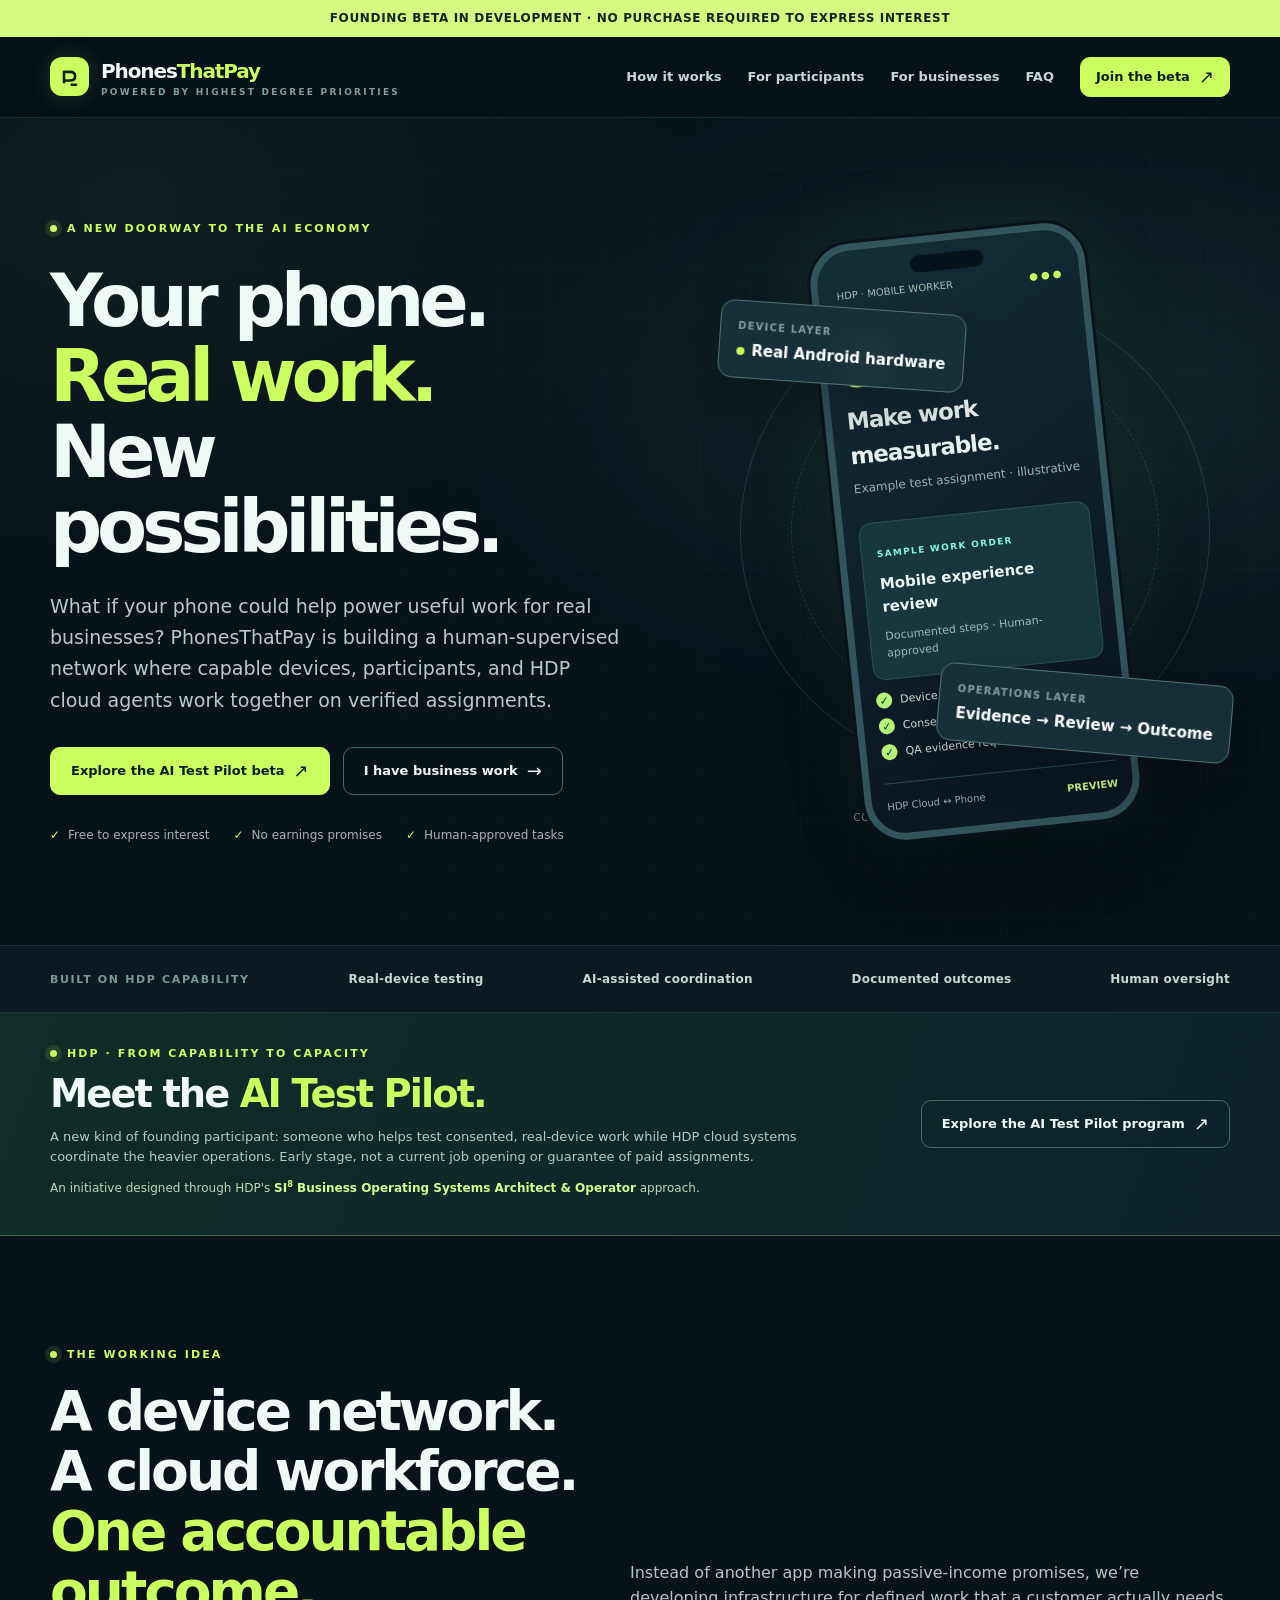
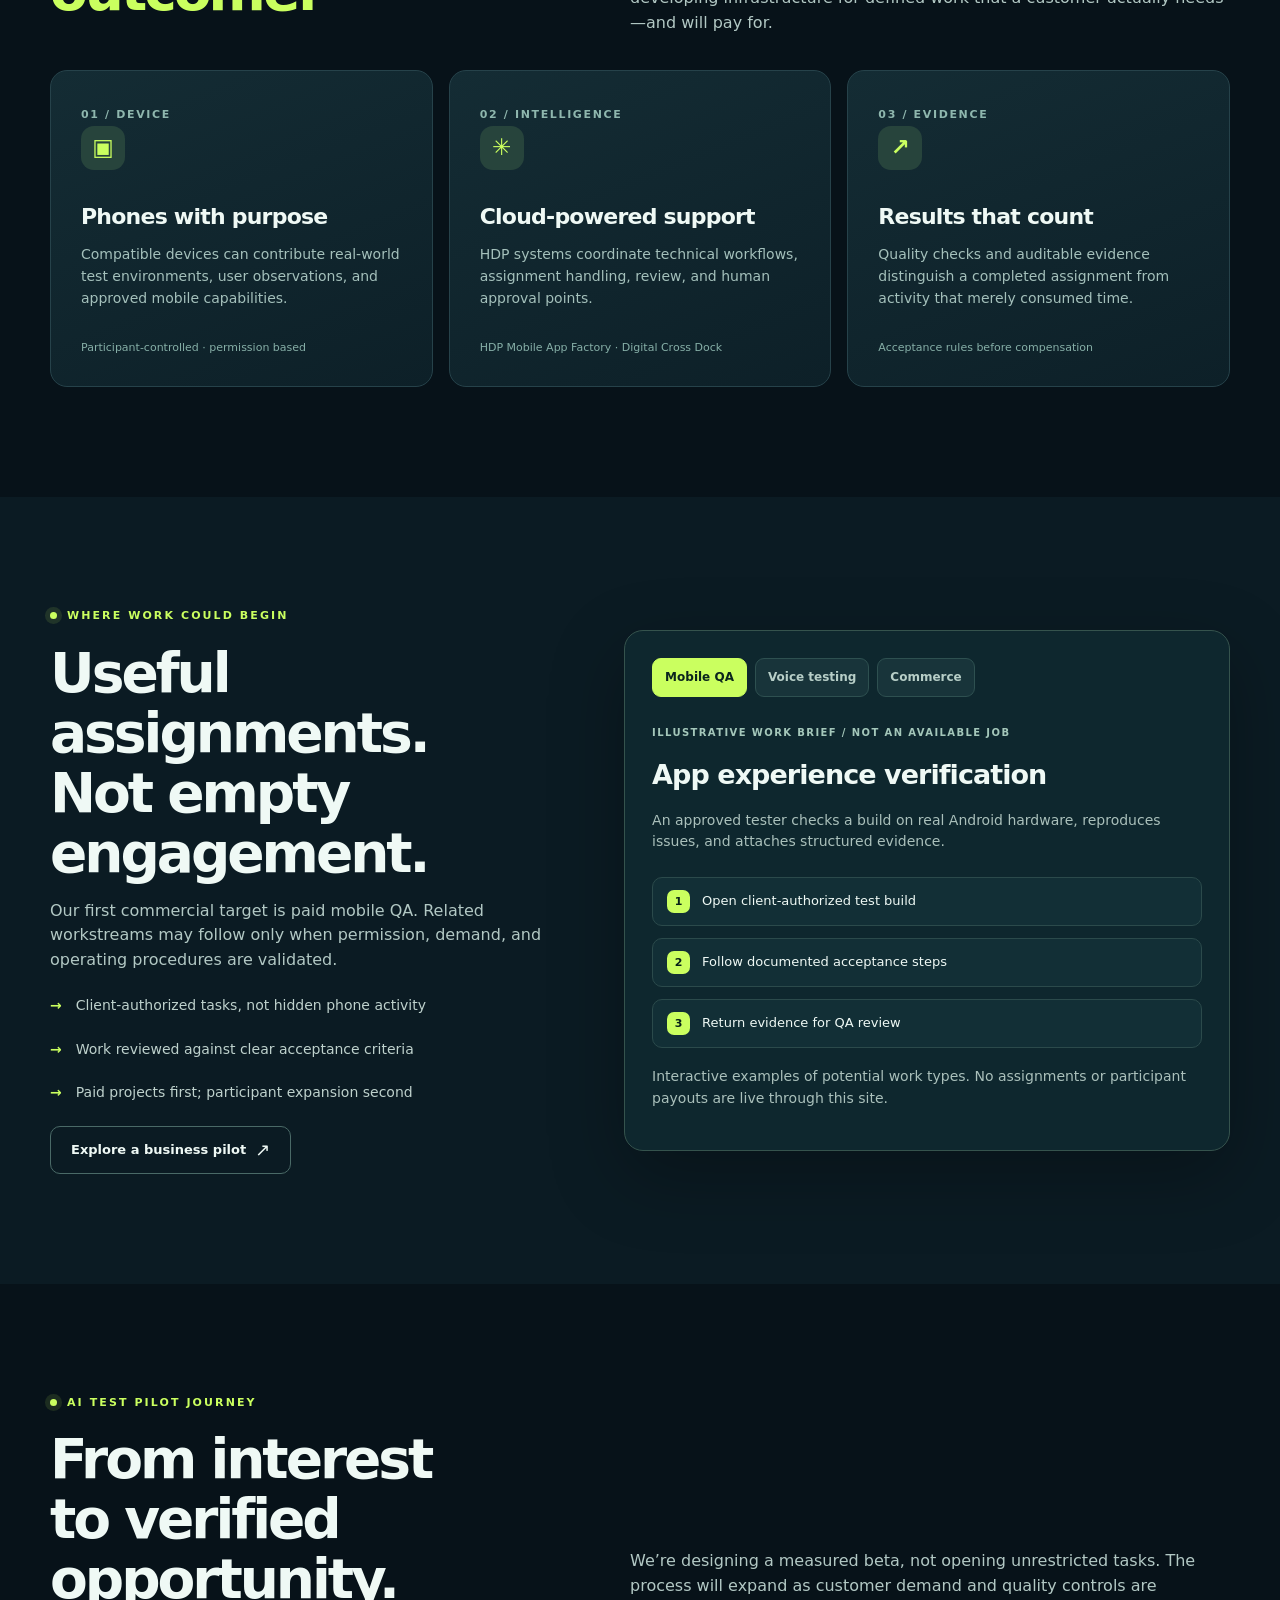
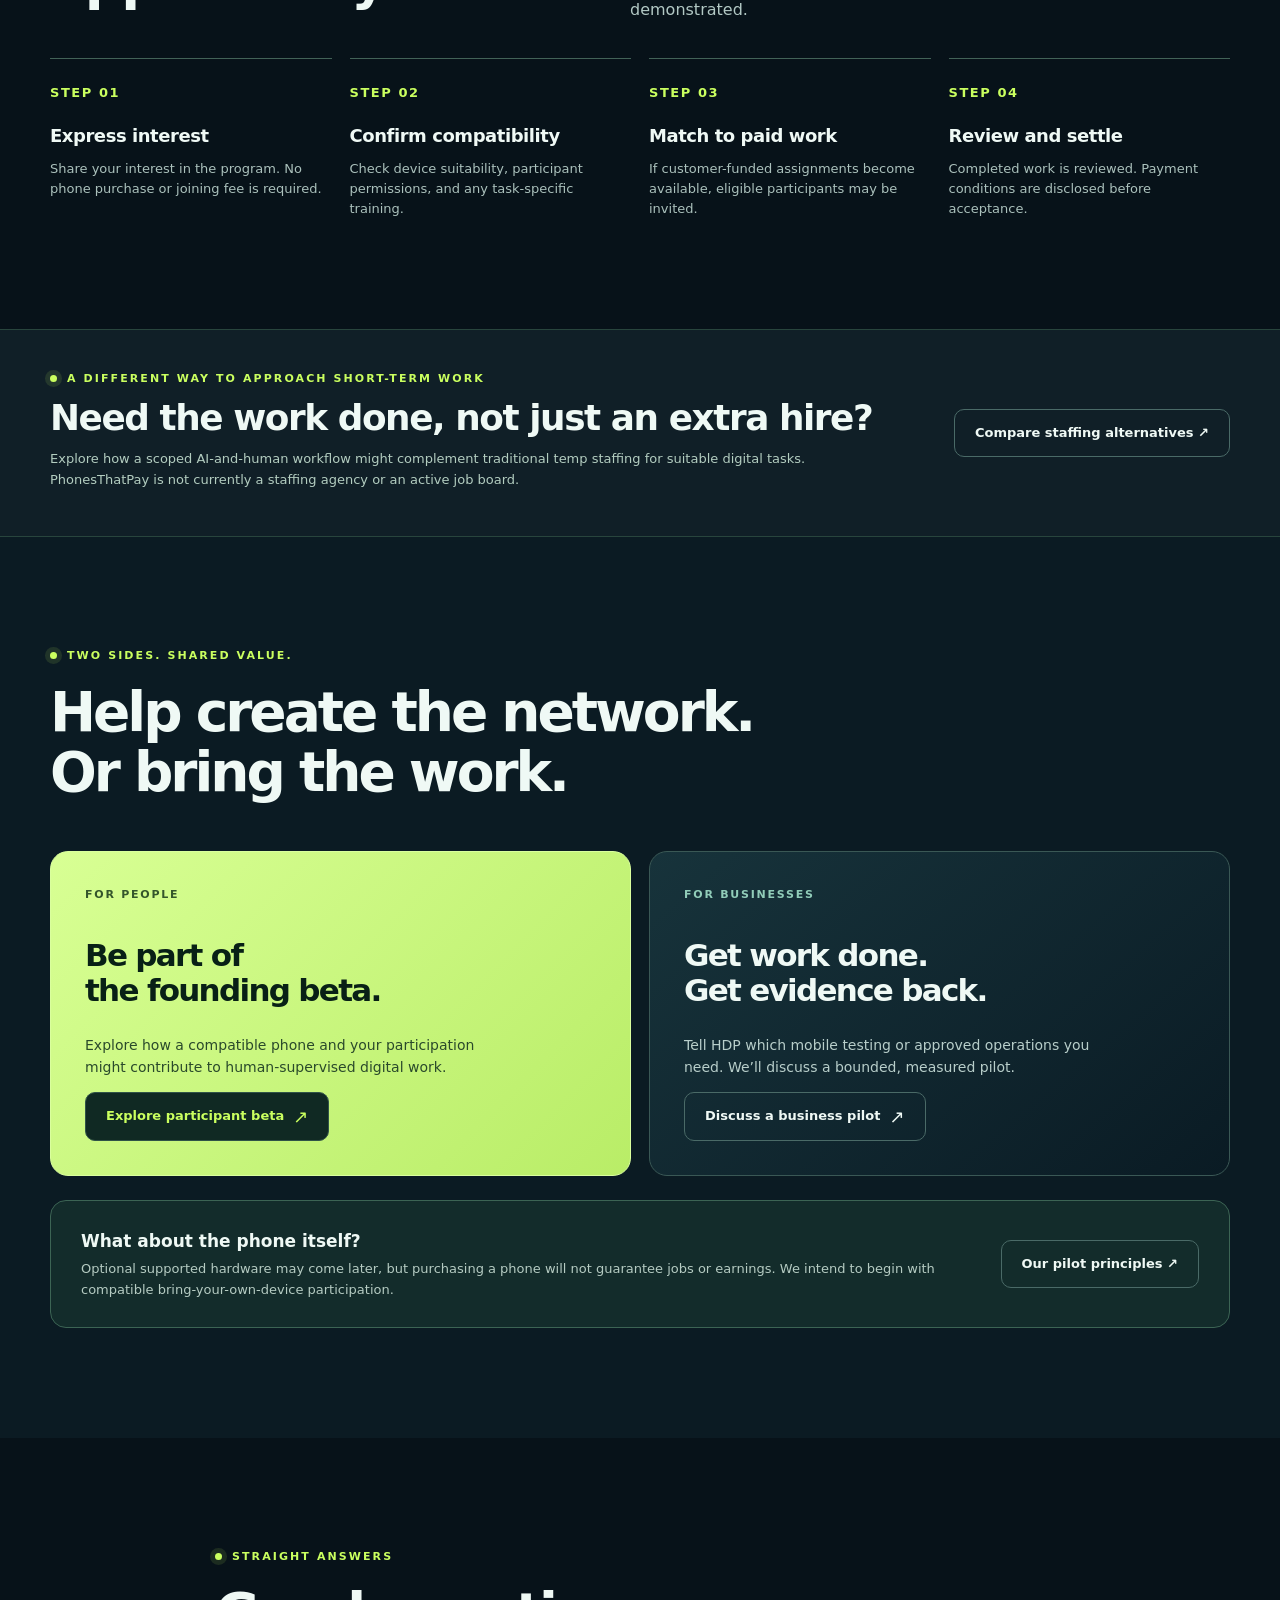
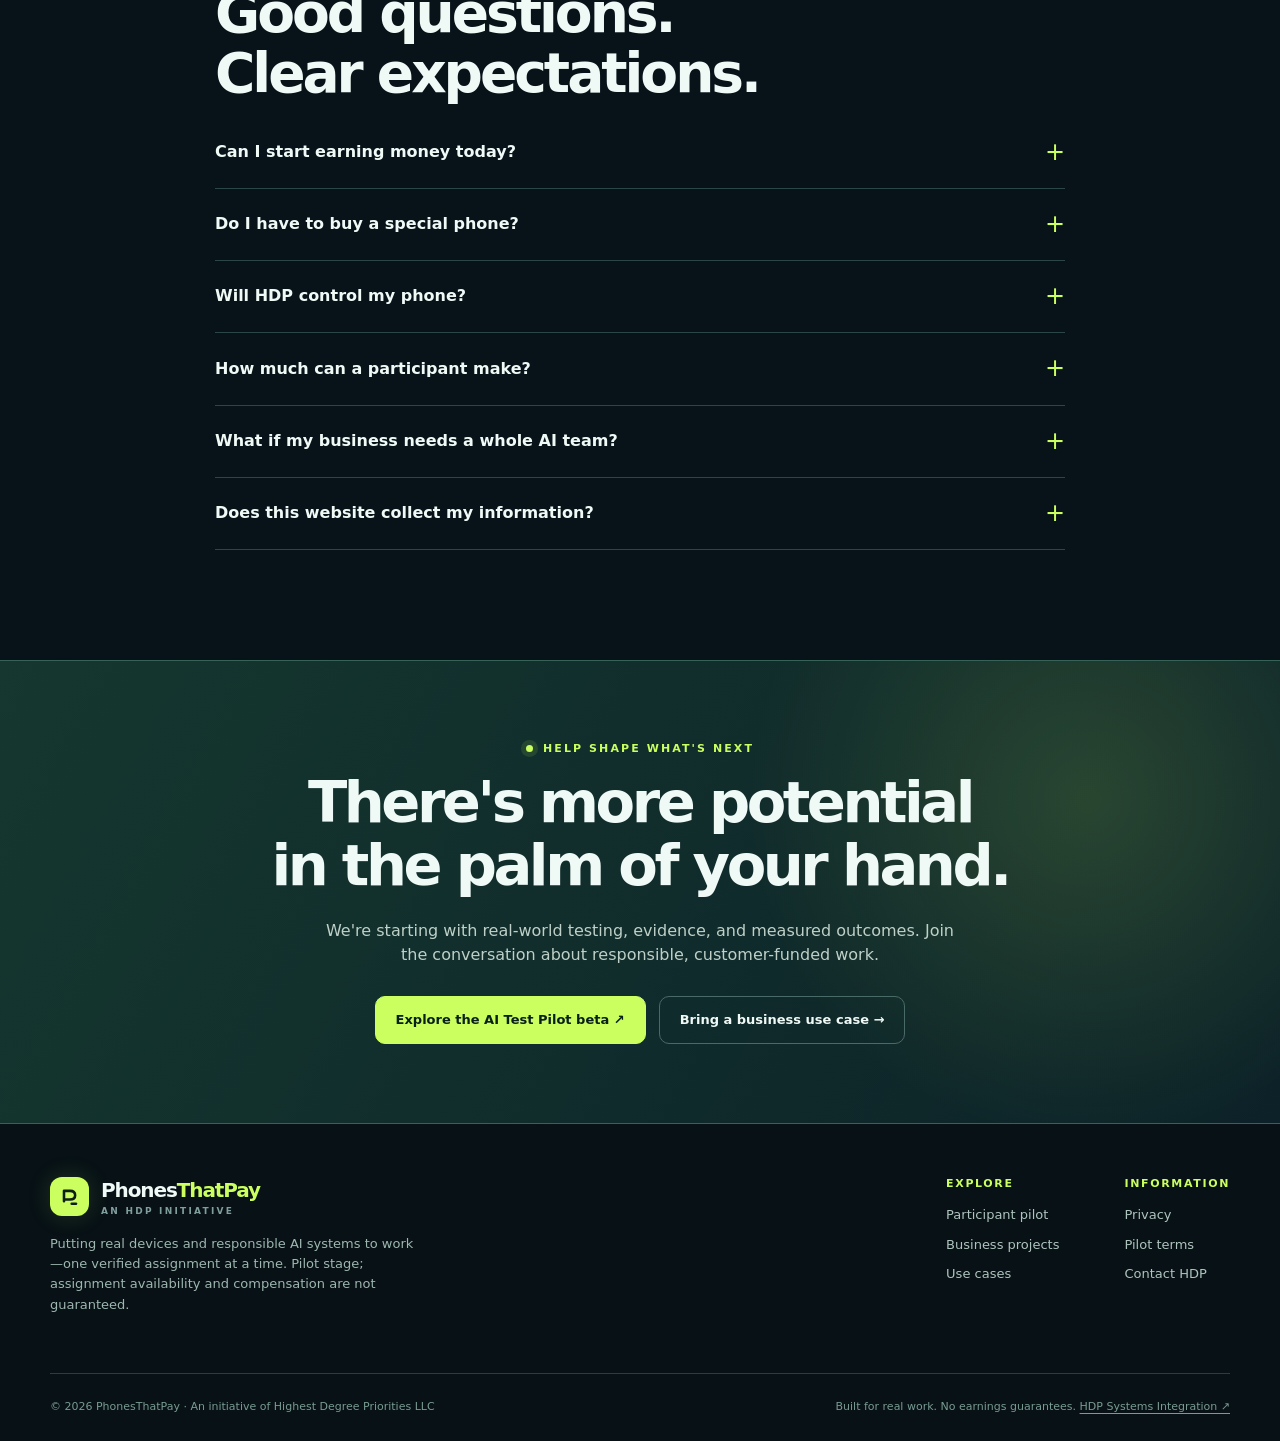
<file: index.html>
<!doctype html><html lang="en"><head><meta charset="utf-8"><meta name="viewport" content="width=device-width,initial-scale=1"><meta name="theme-color" content="#071219"><meta name="color-scheme" content="dark"><title>Your Phone. Real Work. New Possibilities. | PhonesThatPay</title><meta name="description" content="Explore the PhonesThatPay AI Test Pilot beta, human-supervised digital work and potential temp-agency alternatives for client-authorized mobile tasks. No guaranteed jobs or income."><meta property="og:type" content="website"><meta property="og:title" content="Your Phone. Real Work. New Possibilities. | PhonesThatPay"><meta property="og:description" content="Explore PhonesThatPay: an HDP founding beta connecting mobile participants, real Android devices, and verified business work. No purchase or earnings guarantee."><meta property="og:url" content="https://phonesthatpay.com/"><link rel="canonical" href="https://phonesthatpay.com/"><link rel="icon" type="image/svg+xml" href="assets/favicon.svg"><link rel="stylesheet" href="assets/site.css"></head><body><a class="skip" href="#main">Skip to main content</a><div class="announcement">FOUNDING BETA IN DEVELOPMENT · NO PURCHASE REQUIRED TO EXPRESS INTEREST</div>
<header class="top"><div class="wrap top-inner">
<a href="index.html" class="brand" aria-label="PhonesThatPay home"><span class="brand-mark"><svg viewBox="0 0 28 28" aria-hidden="true" fill="none"><path d="M7 20V8h7c4 0 6 2 6 5s-2 5-6 5H7" stroke="currentColor" stroke-width="3" stroke-linecap="round" stroke-linejoin="round"/><path d="M16 23h5" stroke="currentColor" stroke-width="3" stroke-linecap="round"/></svg></span><span><span class="brand-word">Phones<span>ThatPay</span></span><span class="brand-by">Powered by Highest Degree Priorities</span></span></a>
<button class="navtoggle" type="button" data-nav-toggle aria-expanded="false" aria-controls="main-nav">Menu ☰</button>
<nav class="navlinks" id="main-nav" data-nav aria-label="Main navigation">
<a href="index.html#how">How it works</a><a href="pilot/index.html">For participants</a><a href="business/index.html">For businesses</a><a href="index.html#faq">FAQ</a><a class="btn mini" href="pilot/index.html#interest">Join the beta <span class="chev">↗</span></a>
</nav></div></header><main id="main">
<section class="hero"><div class="wrap hero-grid"><div class="hero-copy">
<div class="eyebrow">A new doorway to the AI economy</div>
<h1>Your phone.<br><em>Real work.</em><br>New possibilities.</h1>
<p class="lead">What if your phone could help power useful work for real businesses? PhonesThatPay is building a human-supervised network where capable devices, participants, and HDP cloud agents work together on verified assignments.</p>
<div class="actions"><a class="btn" href="pilot/index.html">Explore the AI Test Pilot beta <span class="chev">↗</span></a><a class="btn outline" href="business/index.html">I have business work <span class="chev">→</span></a></div>
<div class="hero-notes"><span>Free to express interest</span><span>No earnings promises</span><span>Human-approved tasks</span></div>
</div><div class="hero-scene" aria-label="Illustration of the proposed phone-based work review interface">
<div class="halo" aria-hidden="true"></div>
<div class="float-card float-one"><span class="small">DEVICE LAYER</span><strong><span class="dot"></span>Real Android hardware</strong></div>
<div class="phone"><div class="phone-top"><span>HDP · MOBILE WORKER</span><span class="signal">● ● ●</span></div><div class="phone-logo">P↗</div><h3>Make work<br>measurable.</h3><p>Example test assignment · illustrative</p><div class="screen-task"><span class="screen-label">Sample work order</span><strong>Mobile experience review</strong><small>Documented steps · Human-approved</small></div><div class="mini-check"><b>✓</b> Device available</div><div class="mini-check"><b>✓</b> Consent & scope checked</div><div class="mini-check"><b>✓</b> QA evidence required</div><div class="phone-bottom"><span>HDP Cloud ↔ Phone</span><strong>PREVIEW</strong></div></div>
<div class="float-card float-two"><span class="small">OPERATIONS LAYER</span><strong>Evidence → Review → Outcome</strong></div><span class="scene-note">Concept display · not a live paid task</span></div></div></section>
<section class="trustbar"><div class="wrap trust-inner"><span class="muted">Built on HDP capability</span><span>Real-device testing</span><span>AI-assisted coordination</span><span>Documented outcomes</span><span>Human oversight</span></div></section>
<section class="pilot-intro"><div class="wrap pilot-intro-inner"><div><div class="eyebrow">HDP · From capability to capacity</div><h2>Meet the <span>AI Test Pilot.</span></h2><p>A new kind of founding participant: someone who helps test consented, real-device work while HDP cloud systems coordinate the heavier operations. Early stage, not a current job opening or guarantee of paid assignments.</p><p class="systems-credit">An initiative designed through HDP's <strong>SI<sup>8</sup> Business Operating Systems Architect &amp; Operator</strong> approach.</p></div><a class="btn outline" href="pilot/">Explore the AI Test Pilot program <span class="chev">↗</span></a></div></section><section class="section" id="how"><div class="wrap"><div class="section-top"><div><div class="eyebrow">The working idea</div><h2>A device network.<br>A cloud workforce.<br><span style="color:var(--lime)">One accountable outcome.</span></h2></div><div class="section-intro"><p>Instead of another app making passive-income promises, we’re developing infrastructure for defined work that a customer actually needs—and will pay for.</p></div></div><div class="grid3">
<article class="feature"><span class="num">01 / DEVICE</span><div class="glyph" aria-hidden="true">▣</div><h3>Phones with purpose</h3><p>Compatible devices can contribute real-world test environments, user observations, and approved mobile capabilities.</p><span class="fine">Participant-controlled · permission based</span></article>
<article class="feature"><span class="num">02 / INTELLIGENCE</span><div class="glyph" aria-hidden="true">✳</div><h3>Cloud-powered support</h3><p>HDP systems coordinate technical workflows, assignment handling, review, and human approval points.</p><span class="fine">HDP Mobile App Factory · Digital Cross Dock</span></article>
<article class="feature"><span class="num">03 / EVIDENCE</span><div class="glyph" aria-hidden="true">↗</div><h3>Results that count</h3><p>Quality checks and auditable evidence distinguish a completed assignment from activity that merely consumed time.</p><span class="fine">Acceptance rules before compensation</span></article>
</div></div></section>
<section class="section alt" id="work"><div class="wrap split"><div><div class="eyebrow">Where work could begin</div><h2>Useful assignments.<br>Not empty engagement.</h2><p class="section-intro">Our first commercial target is paid mobile QA. Related workstreams may follow only when permission, demand, and operating procedures are validated.</p><div class="bulletline">Client-authorized tasks, not hidden phone activity</div><div class="bulletline">Work reviewed against clear acceptance criteria</div><div class="bulletline">Paid projects first; participant expansion second</div><a class="btn outline" href="business/index.html">Explore a business pilot <span class="chev">↗</span></a></div>
<div class="workpanel"><div class="work-tabs" role="tablist" aria-label="Illustrative work categories"><button type="button" class="tab" data-work-tab="qa" aria-selected="true" tabindex="0">Mobile QA</button><button type="button" class="tab" data-work-tab="voice" aria-selected="false" tabindex="-1">Voice testing</button><button type="button" class="tab" data-work-tab="commerce" aria-selected="false" tabindex="-1">Commerce</button></div><div id="work-preview" aria-live="polite"><span class="task-label">Illustrative work brief / Not an available job</span><h3 data-task-title>App experience verification</h3><p data-task-desc>An approved tester checks a build on real Android hardware, reproduces issues, and attaches structured evidence.</p><div class="workflow"><div class="workstep"><b>1</b><span data-step>Open client-authorized test build</span></div><div class="workstep"><b>2</b><span data-step>Follow documented acceptance steps</span></div><div class="workstep"><b>3</b><span data-step>Return evidence for QA review</span></div></div></div><p class="preview-caption">Interactive examples of potential work types. No assignments or participant payouts are live through this site.</p></div>
</div></section>
<section class="section" id="process"><div class="wrap"><div class="section-top"><div><div class="eyebrow">AI Test Pilot journey</div><h2>From interest<br>to verified opportunity.</h2></div><div class="section-intro">We’re designing a measured beta, not opening unrestricted tasks. The process will expand as customer demand and quality controls are demonstrated.</div></div><div class="steps">
<div class="step"><span class="count">STEP 01</span><h3>Express interest</h3><p>Share your interest in the program. No phone purchase or joining fee is required.</p></div>
<div class="step"><span class="count">STEP 02</span><h3>Confirm compatibility</h3><p>Check device suitability, participant permissions, and any task-specific training.</p></div>
<div class="step"><span class="count">STEP 03</span><h3>Match to paid work</h3><p>If customer-funded assignments become available, eligible participants may be invited.</p></div>
<div class="step"><span class="count">STEP 04</span><h3>Review and settle</h3><p>Completed work is reviewed. Payment conditions are disclosed before acceptance.</p></div>
</div></div></section>
<section class="work-alt-banner"><div class="wrap work-alt-inner"><div><div class="eyebrow">A different way to approach short-term work</div><h2>Need the work done, not just an extra hire?</h2><p>Explore how a scoped AI-and-human workflow might complement traditional temp staffing for suitable digital tasks. PhonesThatPay is not currently a staffing agency or an active job board.</p></div><a class="btn outline" href="temp-agency-alternative/">Compare staffing alternatives ↗</a></div></section><section class="section alt" id="paths"><div class="wrap"><div class="section-top"><div><div class="eyebrow">Two sides. Shared value.</div><h2>Help create the network.<br>Or bring the work.</h2></div></div><div class="pathcards">
<article class="pathcard highlight"><span class="label">For people</span><h3>Be part of<br>the founding beta.</h3><p>Explore how a compatible phone and your participation might contribute to human-supervised digital work.</p><a class="btn dark" href="pilot/index.html">Explore participant beta <span class="chev">↗</span></a></article>
<article class="pathcard"><span class="label">For businesses</span><h3>Get work done.<br>Get evidence back.</h3><p>Tell HDP which mobile testing or approved operations you need. We’ll discuss a bounded, measured pilot.</p><a class="btn outline" href="business/index.html">Discuss a business pilot <span class="chev">↗</span></a></article>
</div><div class="note-card"><div><strong>What about the phone itself?</strong><p>Optional supported hardware may come later, but purchasing a phone will not guarantee jobs or earnings. We intend to begin with compatible bring-your-own-device participation.</p></div><a class="btn outline" href="pilot/index.html#principles">Our pilot principles ↗</a></div></div></section>
<section class="section" id="faq"><div class="wrap faq"><div class="eyebrow">Straight answers</div><h2>Good questions.<br>Clear expectations.</h2>
<details><summary>Can I start earning money today?</summary><p>Not through this website. PhonesThatPay is in the founding pilot stage. We are developing business demand, participant onboarding, verification, and payment procedures. Any opportunities will depend on actual paid customer assignments.</p></details>
<details><summary>Do I have to buy a special phone?</summary><p>No. Expressing interest is free and does not require buying a phone. Some future assignments may have technical device requirements, but buying hardware will never guarantee an assignment or earnings.</p></details>
<details><summary>Will HDP control my phone?</summary><p>Not by joining this website. Any future device actions must be within disclosed, approved task scope and compatible with Android rules. Our existing proof-of-concept app does not enable general remote control.</p></details>
<details><summary>How much can a participant make?</summary><p>There is no supported earnings estimate yet. Rates, assignment availability, review standards, and payment terms must be established and disclosed before any paid work begins.</p></details>
<details><summary>What if my business needs a whole AI team?</summary><p>HDP can discuss a separate managed-cloud workflow, including research, QA, process operations, and human review. Scope, security controls, deliverables, and pricing are agreed before activation.</p></details>
<details><summary>Does this website collect my information?</summary><p>The initial static website has no built-in tracking or submission database. The interest form opens a draft in your own email application; nothing is sent until you send the email. See our <a href="privacy/index.html" style="color:var(--lime);text-decoration:underline">privacy page</a>.</p></details>
</div></section>
<section class="cta"><div class="wrap"><div class="eyebrow" style="justify-content:center">Help shape what's next</div><h2>There's more potential<br>in the palm of your hand.</h2><p>We're starting with real-world testing, evidence, and measured outcomes. Join the conversation about responsible, customer-funded work.</p><div class="actions"><a class="btn" href="pilot/index.html#interest">Explore the AI Test Pilot beta ↗</a><a class="btn outline" href="business/index.html#contact">Bring a business use case →</a></div></div></section>
</main><footer class="footer"><div class="wrap"><div class="footer-main"><div><a href="index.html" class="brand"><span class="brand-mark"><svg viewBox="0 0 28 28" aria-hidden="true" fill="none"><path d="M7 20V8h7c4 0 6 2 6 5s-2 5-6 5H7" stroke="currentColor" stroke-width="3" stroke-linecap="round" stroke-linejoin="round"/><path d="M16 23h5" stroke="currentColor" stroke-width="3" stroke-linecap="round"/></svg></span><span><span class="brand-word">Phones<span>ThatPay</span></span><span class="brand-by">An HDP initiative</span></span></a><p class="footer-desc">Putting real devices and responsible AI systems to work—one verified assignment at a time. Pilot stage; assignment availability and compensation are not guaranteed.</p></div><div class="footer-links"><div><h4>Explore</h4><a href="pilot/index.html">Participant pilot</a><a href="business/index.html">Business projects</a><a href="index.html#work">Use cases</a></div><div><h4>Information</h4><a href="privacy/index.html">Privacy</a><a href="terms/index.html">Pilot terms</a><a href="mailto:contact@highestdegreepriorities.com?subject=PhonesThatPay%20Question">Contact HDP</a></div></div></div><div class="footer-bottom"><span>© 2026 PhonesThatPay · An initiative of Highest Degree Priorities LLC</span><span>Built for real work. No earnings guarantees. <a href="https://highestdegreepriorities.com/" rel="noopener">HDP Systems Integration ↗</a></span></div></div></footer><script defer src="assets/site.js"></script></body></html>
</file>
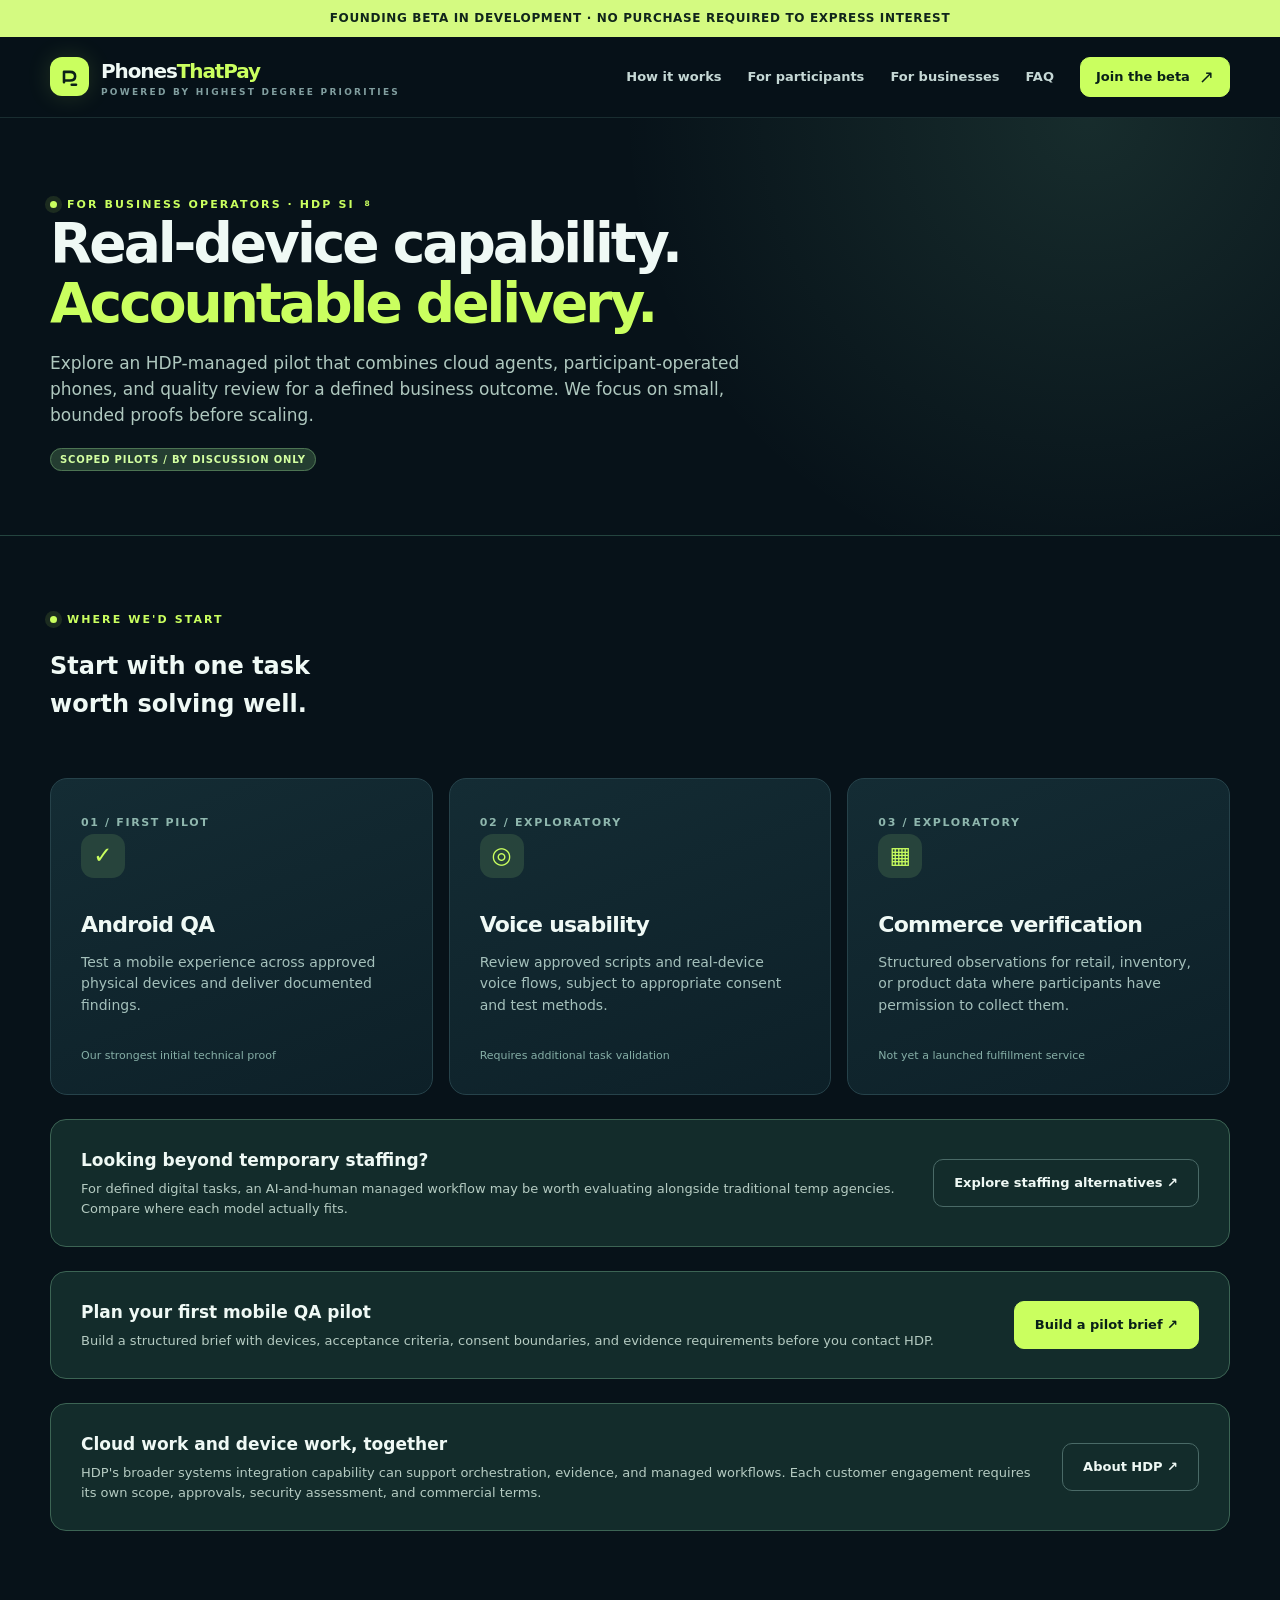
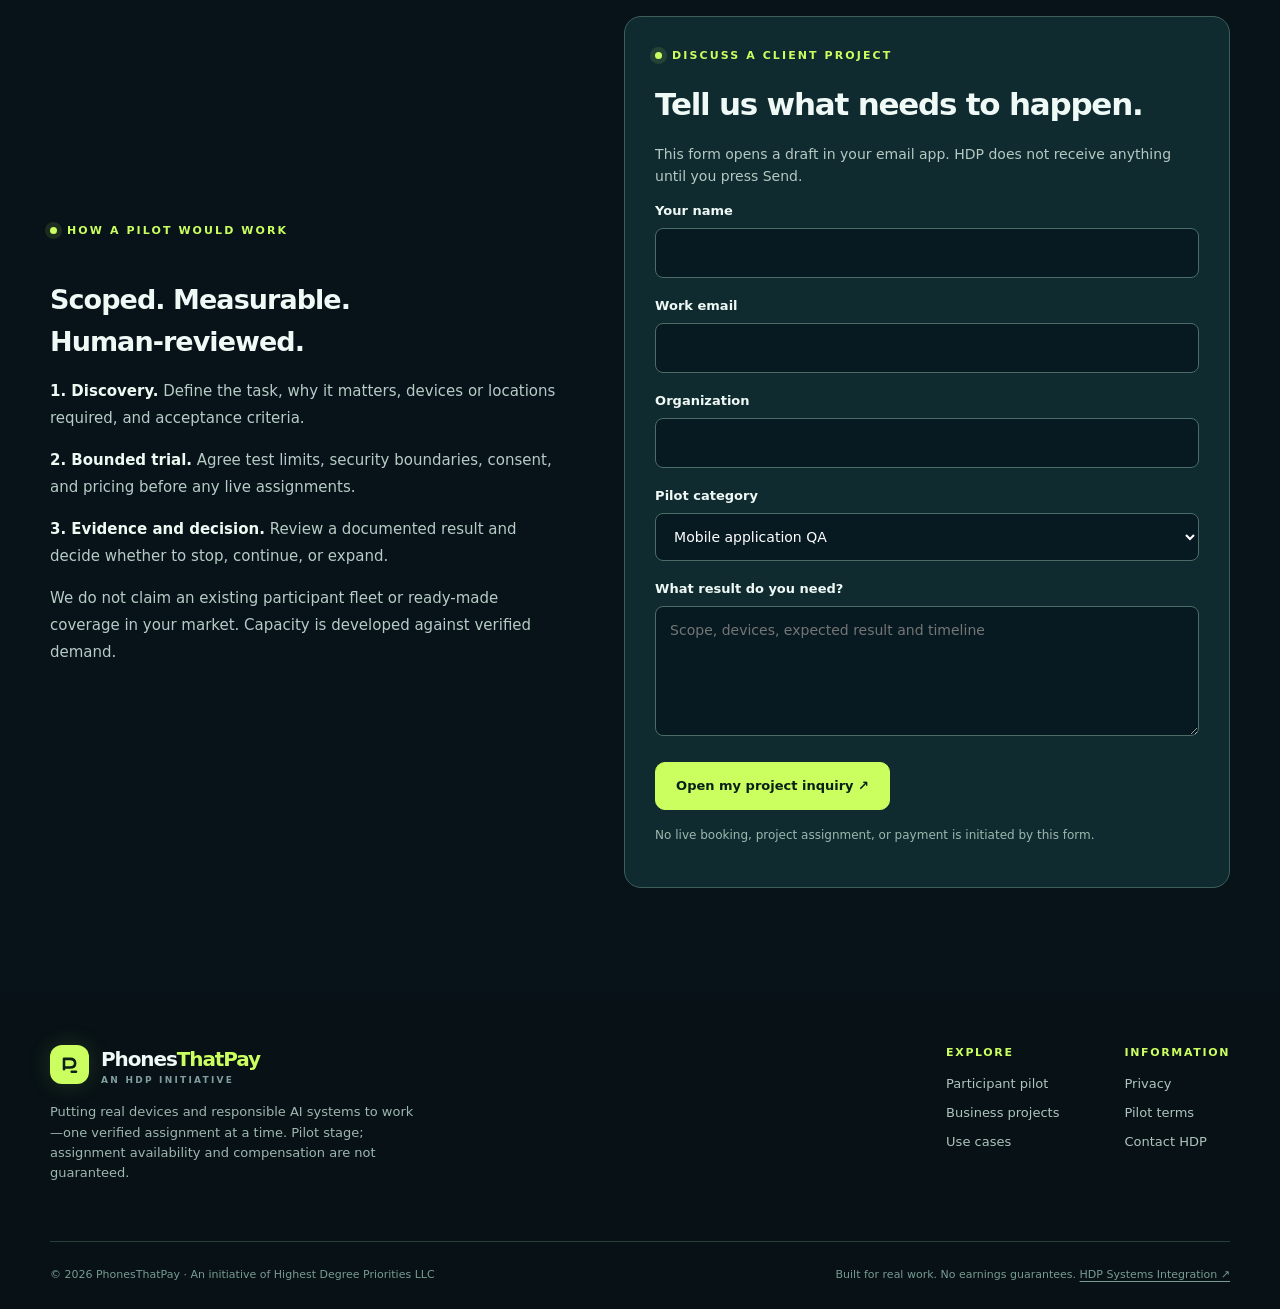
<file: business/index.html>
<!doctype html><html lang="en"><head><meta charset="utf-8"><meta name="viewport" content="width=device-width,initial-scale=1"><meta name="theme-color" content="#071219"><meta name="color-scheme" content="dark"><title>Mobile Workforce and Real-Device QA for Business | PhonesThatPay</title><meta name="description" content="Discuss a bounded PhonesThatPay and HDP real-device QA or mobile operations pilot."><meta property="og:type" content="website"><meta property="og:title" content="Mobile Workforce and Real-Device QA for Business | PhonesThatPay"><meta property="og:description" content="Discuss a bounded PhonesThatPay and HDP real-device QA or mobile operations pilot."><meta property="og:url" content="https://phonesthatpay.com/business/"><link rel="canonical" href="https://phonesthatpay.com/business/"><link rel="icon" type="image/svg+xml" href="../assets/favicon.svg"><link rel="stylesheet" href="../assets/site.css"></head><body><a class="skip" href="#main">Skip to main content</a><div class="announcement">FOUNDING BETA IN DEVELOPMENT · NO PURCHASE REQUIRED TO EXPRESS INTEREST</div>
<header class="top"><div class="wrap top-inner">
<a href="../index.html" class="brand" aria-label="PhonesThatPay home"><span class="brand-mark"><svg viewBox="0 0 28 28" aria-hidden="true" fill="none"><path d="M7 20V8h7c4 0 6 2 6 5s-2 5-6 5H7" stroke="currentColor" stroke-width="3" stroke-linecap="round" stroke-linejoin="round"/><path d="M16 23h5" stroke="currentColor" stroke-width="3" stroke-linecap="round"/></svg></span><span><span class="brand-word">Phones<span>ThatPay</span></span><span class="brand-by">Powered by Highest Degree Priorities</span></span></a>
<button class="navtoggle" type="button" data-nav-toggle aria-expanded="false" aria-controls="main-nav">Menu ☰</button>
<nav class="navlinks" id="main-nav" data-nav aria-label="Main navigation">
<a href="../index.html#how">How it works</a><a href="../pilot/index.html">For participants</a><a href="../business/index.html">For businesses</a><a href="../index.html#faq">FAQ</a><a class="btn mini" href="../pilot/index.html#interest">Join the beta <span class="chev">↗</span></a>
</nav></div></header><main id="main"><section class="pagehero"><div class="wrap"><div class="eyebrow">For business operators · HDP SI<sup>8</sup></div><h1>Real-device capability.<br><span style="color:var(--lime)">Accountable delivery.</span></h1><p>Explore an HDP-managed pilot that combines cloud agents, participant-operated phones, and quality review for a defined business outcome. We focus on small, bounded proofs before scaling.</p><span class="statuspill">Scoped pilots / by discussion only</span></div></section><section class="content"><div class="wrap"><div class="section-top"><div><div class="eyebrow">Where we'd start</div><h2>Start with one task<br>worth solving well.</h2></div></div><div class="grid3"><article class="feature"><span class="num">01 / FIRST PILOT</span><div class="glyph">✓</div><h3>Android QA</h3><p>Test a mobile experience across approved physical devices and deliver documented findings.</p><span class="fine">Our strongest initial technical proof</span></article><article class="feature"><span class="num">02 / EXPLORATORY</span><div class="glyph">◎</div><h3>Voice usability</h3><p>Review approved scripts and real-device voice flows, subject to appropriate consent and test methods.</p><span class="fine">Requires additional task validation</span></article><article class="feature"><span class="num">03 / EXPLORATORY</span><div class="glyph">▦</div><h3>Commerce verification</h3><p>Structured observations for retail, inventory, or product data where participants have permission to collect them.</p><span class="fine">Not yet a launched fulfillment service</span></article></div>
<div class="note-card"><div><strong>Looking beyond temporary staffing?</strong><p>For defined digital tasks, an AI-and-human managed workflow may be worth evaluating alongside traditional temp agencies. Compare where each model actually fits.</p></div><a class="btn outline" href="../temp-agency-alternative/">Explore staffing alternatives ↗</a></div><div class="note-card"><div><strong>Plan your first mobile QA pilot</strong><p>Build a structured brief with devices, acceptance criteria, consent boundaries, and evidence requirements before you contact HDP.</p></div><a class="btn" href="brief/">Build a pilot brief ↗</a></div><div class="note-card"><div><strong>Cloud work and device work, together</strong><p>HDP's broader systems integration capability can support orchestration, evidence, and managed workflows. Each customer engagement requires its own scope, approvals, security assessment, and commercial terms.</p></div><a href="https://highestdegreepriorities.com/" class="btn outline" rel="noopener">About HDP ↗</a></div></div>
<div class="wrap split" style="margin-top:85px"><div class="prose"><div class="eyebrow">How a pilot would work</div><h2>Scoped. Measurable.<br>Human-reviewed.</h2><p><strong>1. Discovery.</strong> Define the task, why it matters, devices or locations required, and acceptance criteria.</p><p><strong>2. Bounded trial.</strong> Agree test limits, security boundaries, consent, and pricing before any live assignments.</p><p><strong>3. Evidence and decision.</strong> Review a documented result and decide whether to stop, continue, or expand.</p><p>We do not claim an existing participant fleet or ready-made coverage in your market. Capacity is developed against verified demand.</p></div>
<div class="formbox" id="contact"><div class="eyebrow">Discuss a client project</div><h2 style="font-size:31px;letter-spacing:-.04em;margin:16px 0">Tell us what needs to happen.</h2><p style="color:#b5c8c1;font-size:14px">This form opens a draft in your email app. HDP does not receive anything until you press Send.</p><form data-mailform="business"><div class="field"><label for="bizname">Your name</label><input id="bizname" name="Name" autocomplete="name" required maxlength="100"></div><div class="field"><label for="bizemail">Work email</label><input id="bizemail" name="Email" type="email" autocomplete="email" required maxlength="120"></div><div class="field"><label for="company">Organization</label><input id="company" name="Organization" maxlength="120"></div><div class="field"><label for="type">Pilot category</label><select id="type" name="Pilot category"><option>Mobile application QA</option><option>Voice or usability testing</option><option>Commerce / retail data verification</option><option>Managed AI operations</option><option>Other</option></select></div><div class="field"><label for="brief">What result do you need?</label><textarea id="brief" name="Desired outcome" maxlength="1400" required placeholder="Scope, devices, expected result and timeline"></textarea></div><button type="submit" class="btn">Open my project inquiry ↗</button><p class="form-note" role="status" data-form-status>No live booking, project assignment, or payment is initiated by this form.</p></form></div></div></section></main><footer class="footer"><div class="wrap"><div class="footer-main"><div><a href="../index.html" class="brand"><span class="brand-mark"><svg viewBox="0 0 28 28" aria-hidden="true" fill="none"><path d="M7 20V8h7c4 0 6 2 6 5s-2 5-6 5H7" stroke="currentColor" stroke-width="3" stroke-linecap="round" stroke-linejoin="round"/><path d="M16 23h5" stroke="currentColor" stroke-width="3" stroke-linecap="round"/></svg></span><span><span class="brand-word">Phones<span>ThatPay</span></span><span class="brand-by">An HDP initiative</span></span></a><p class="footer-desc">Putting real devices and responsible AI systems to work—one verified assignment at a time. Pilot stage; assignment availability and compensation are not guaranteed.</p></div><div class="footer-links"><div><h4>Explore</h4><a href="../pilot/index.html">Participant pilot</a><a href="../business/index.html">Business projects</a><a href="../index.html#work">Use cases</a></div><div><h4>Information</h4><a href="../privacy/index.html">Privacy</a><a href="../terms/index.html">Pilot terms</a><a href="mailto:contact@highestdegreepriorities.com?subject=PhonesThatPay%20Question">Contact HDP</a></div></div></div><div class="footer-bottom"><span>© 2026 PhonesThatPay · An initiative of Highest Degree Priorities LLC</span><span>Built for real work. No earnings guarantees. <a href="https://highestdegreepriorities.com/" rel="noopener">HDP Systems Integration ↗</a></span></div></div></footer><script defer src="../assets/site.js"></script></body></html>
</file>
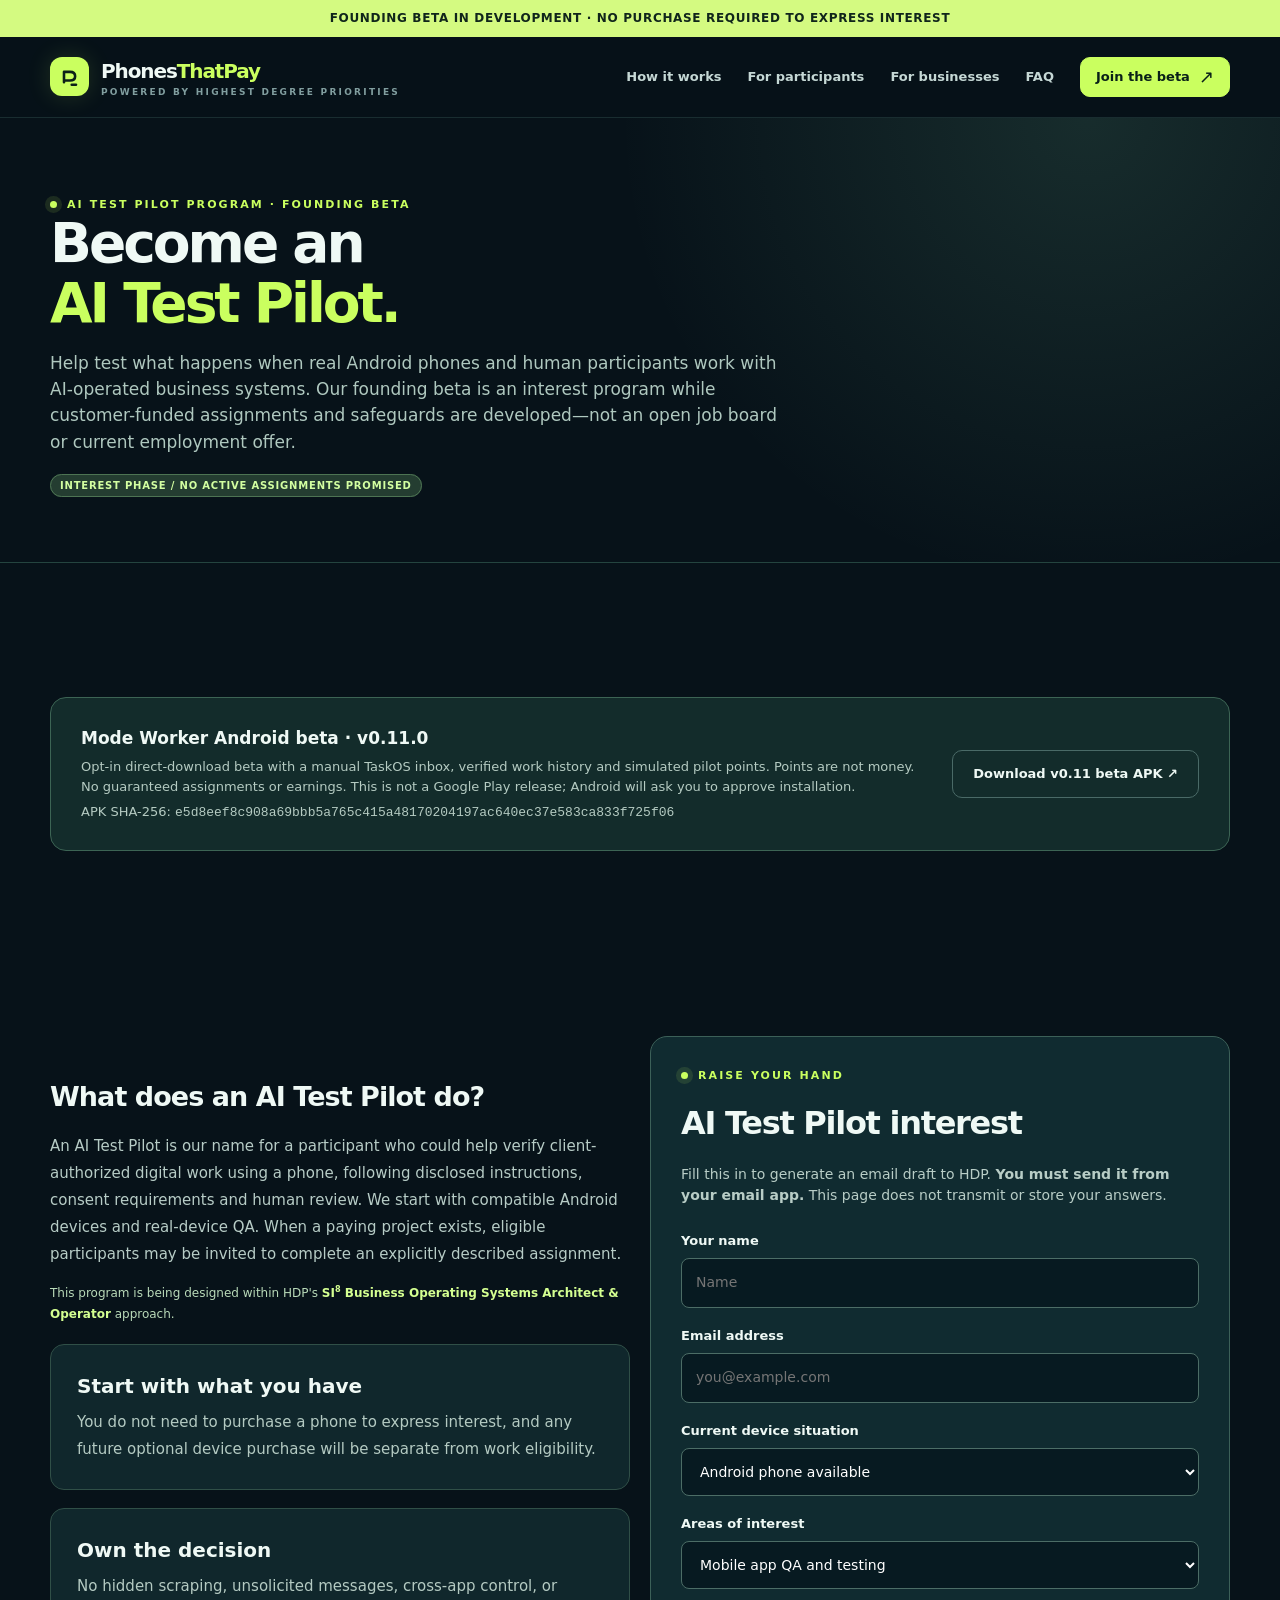
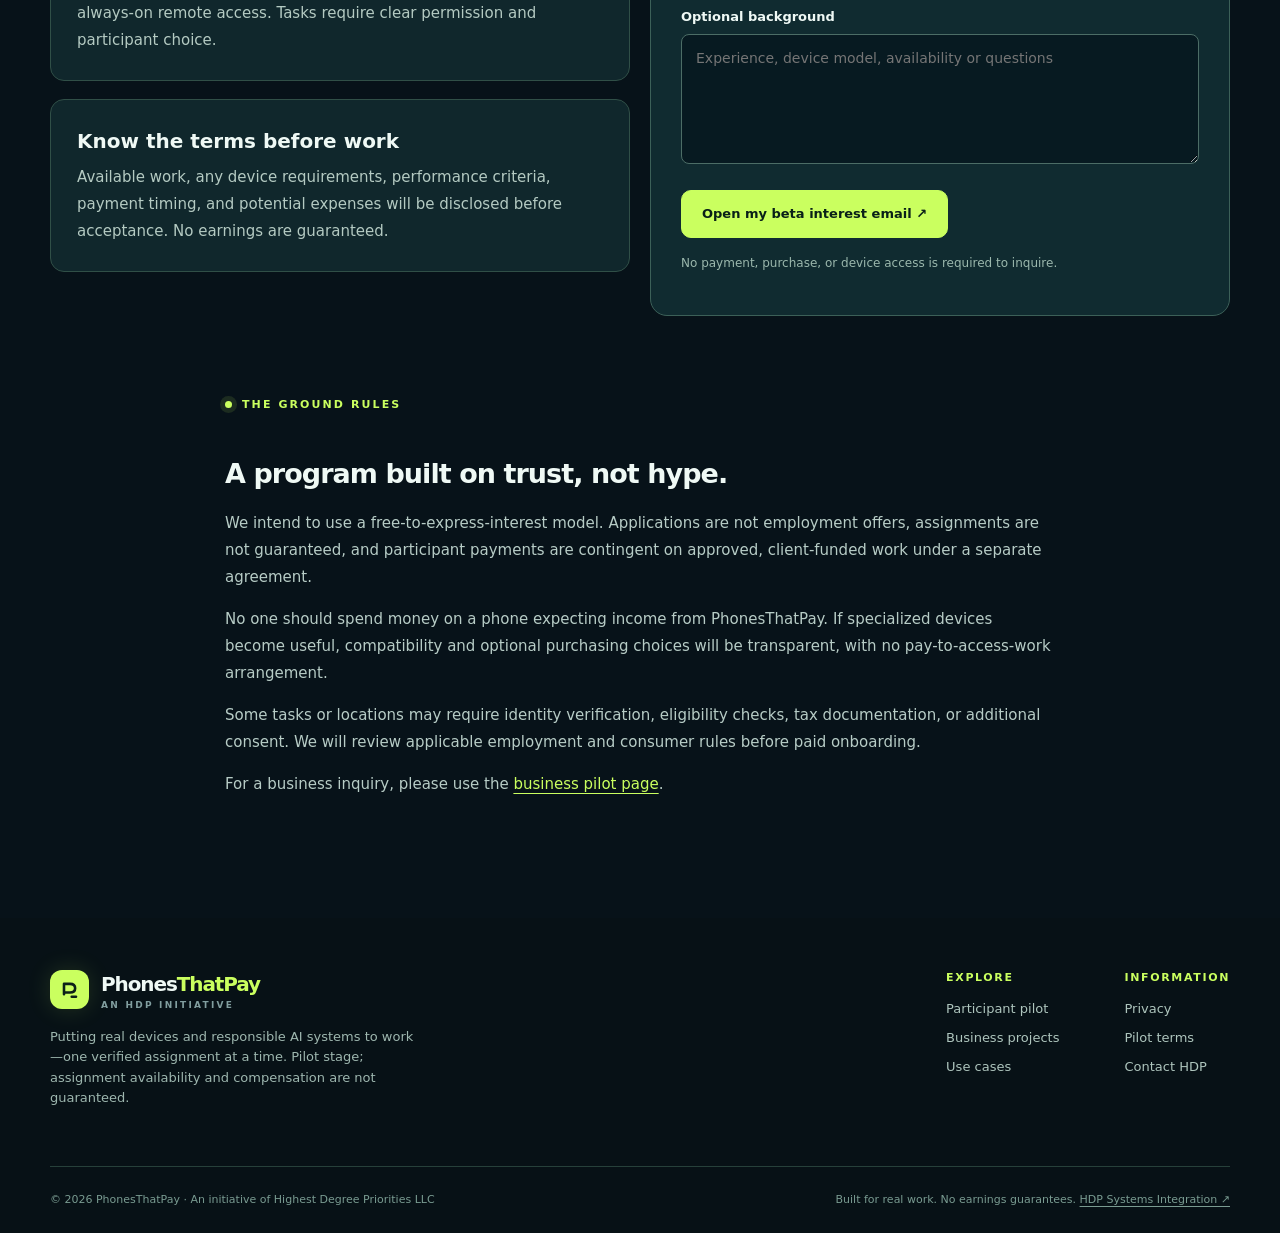
<file: pilot/index.html>
<!doctype html><html lang="en"><head><meta charset="utf-8"><meta name="viewport" content="width=device-width,initial-scale=1"><meta name="theme-color" content="#071219"><meta name="color-scheme" content="dark"><title>Become an AI Test Pilot — Founding Beta | PhonesThatPay</title><meta name="description" content="Become an AI Test Pilot: explore a founding beta for approved Android device testing and supervised AI operations. Free to inquire; no guaranteed jobs or income."><meta property="og:type" content="website"><meta property="og:title" content="Join the Founding Mobile Worker Beta | PhonesThatPay"><meta property="og:description" content="Express interest in the PhonesThatPay participant pilot. Free to inquire; no phone purchase or income guarantee."><meta property="og:url" content="https://phonesthatpay.com/pilot/"><link rel="canonical" href="https://phonesthatpay.com/pilot/"><link rel="icon" type="image/svg+xml" href="../assets/favicon.svg"><link rel="stylesheet" href="../assets/site.css"></head><body><a class="skip" href="#main">Skip to main content</a><div class="announcement">FOUNDING BETA IN DEVELOPMENT · NO PURCHASE REQUIRED TO EXPRESS INTEREST</div>
<header class="top"><div class="wrap top-inner">
<a href="../index.html" class="brand" aria-label="PhonesThatPay home"><span class="brand-mark"><svg viewBox="0 0 28 28" aria-hidden="true" fill="none"><path d="M7 20V8h7c4 0 6 2 6 5s-2 5-6 5H7" stroke="currentColor" stroke-width="3" stroke-linecap="round" stroke-linejoin="round"/><path d="M16 23h5" stroke="currentColor" stroke-width="3" stroke-linecap="round"/></svg></span><span><span class="brand-word">Phones<span>ThatPay</span></span><span class="brand-by">Powered by Highest Degree Priorities</span></span></a>
<button class="navtoggle" type="button" data-nav-toggle aria-expanded="false" aria-controls="main-nav">Menu ☰</button>
<nav class="navlinks" id="main-nav" data-nav aria-label="Main navigation">
<a href="../index.html#how">How it works</a><a href="../pilot/index.html">For participants</a><a href="../business/index.html">For businesses</a><a href="../index.html#faq">FAQ</a><a class="btn mini" href="../pilot/index.html#interest">Join the beta <span class="chev">↗</span></a>
</nav></div></header><main id="main"><section class="pagehero"><div class="wrap"><div class="eyebrow">AI Test Pilot program · Founding beta</div><h1>Become an<br><span style="color:var(--lime)">AI Test Pilot.</span></h1><p>Help test what happens when real Android phones and human participants work with AI-operated business systems. Our founding beta is an interest program while customer-funded assignments and safeguards are developed—not an open job board or current employment offer.</p><span class="statuspill">Interest phase / no active assignments promised</span></div></section>
<section class="section" id="android-beta"><div class="wrap"><div class="note-card"><div><strong>Mode Worker Android beta · v0.11.0</strong><p>Opt-in direct-download beta with a manual TaskOS inbox, verified work history and simulated pilot points. Points are not money. No guaranteed assignments or earnings. This is not a Google Play release; Android will ask you to approve installation.</p><p class="fine">APK SHA-256: <code>e5d8eef8c908a69bbb5a765c415a48170204197ac640ec37e583ca833f725f06</code></p></div><a class="btn outline" href="../releases/mode-worker/v0.11.0/mode-worker-v0.11.0.apk" download>Download v0.11 beta APK ↗</a></div></div></section>
<section class="content"><div class="wrap two-cols"><div class="prose"><h2>What does an AI Test Pilot do?</h2><p>An AI Test Pilot is our name for a participant who could help verify client-authorized digital work using a phone, following disclosed instructions, consent requirements and human review. We start with compatible Android devices and real-device QA. When a paying project exists, eligible participants may be invited to complete an explicitly described assignment.</p><p class="systems-credit">This program is being designed within HDP's <strong>SI<sup>8</sup> Business Operating Systems Architect &amp; Operator</strong> approach.</p><div class="listcard"><h3>Start with what you have</h3><p>You do not need to purchase a phone to express interest, and any future optional device purchase will be separate from work eligibility.</p></div><div class="listcard"><h3>Own the decision</h3><p>No hidden scraping, unsolicited messages, cross-app control, or always-on remote access. Tasks require clear permission and participant choice.</p></div><div class="listcard"><h3>Know the terms before work</h3><p>Available work, any device requirements, performance criteria, payment timing, and potential expenses will be disclosed before acceptance. No earnings are guaranteed.</p></div></div>
<div id="interest"><div class="formbox"><div class="eyebrow">Raise your hand</div><h2 style="font-size:32px;letter-spacing:-.04em;margin:15px 0">AI Test Pilot interest</h2><p style="color:#b8cdc6;font-size:14px;margin-bottom:24px">Fill this in to generate an email draft to HDP. <strong>You must send it from your email app.</strong> This page does not transmit or store your answers.</p><form data-mailform="participant"><div class="field"><label for="participant-name">Your name</label><input id="participant-name" name="Name" autocomplete="name" required maxlength="100" placeholder="Name"></div><div class="field"><label for="participant-email">Email address</label><input id="participant-email" name="Email" type="email" autocomplete="email" required maxlength="120" placeholder="you@example.com"></div><div class="field"><label for="participant-device">Current device situation</label><select id="participant-device" name="Device"><option>Android phone available</option><option>Other phone available</option><option>Interested in supported hardware later</option><option>Prefer not to say</option></select></div><div class="field"><label for="participant-focus">Areas of interest</label><select id="participant-focus" name="Interests"><option>Mobile app QA and testing</option><option>Voice and usability testing</option><option>Retail and inventory data</option><option>General digital operations</option></select></div><div class="field"><label for="participant-message">Optional background</label><textarea id="participant-message" name="Notes" maxlength="900" placeholder="Experience, device model, availability or questions"></textarea></div><button type="submit" class="btn">Open my beta interest email ↗</button><p class="form-note" data-form-status role="status">No payment, purchase, or device access is required to inquire.</p></form></div></div></div>
<div class="wrap prose" id="principles" style="margin-top:80px"><div class="eyebrow">The ground rules</div><h2>A program built on trust, not hype.</h2><p>We intend to use a free-to-express-interest model. Applications are not employment offers, assignments are not guaranteed, and participant payments are contingent on approved, client-funded work under a separate agreement.</p><p>No one should spend money on a phone expecting income from PhonesThatPay. If specialized devices become useful, compatibility and optional purchasing choices will be transparent, with no pay-to-access-work arrangement.</p><p>Some tasks or locations may require identity verification, eligibility checks, tax documentation, or additional consent. We will review applicable employment and consumer rules before paid onboarding.</p><p>For a business inquiry, please use the <a href="../business/index.html">business pilot page</a>.</p></div></section></main><footer class="footer"><div class="wrap"><div class="footer-main"><div><a href="../index.html" class="brand"><span class="brand-mark"><svg viewBox="0 0 28 28" aria-hidden="true" fill="none"><path d="M7 20V8h7c4 0 6 2 6 5s-2 5-6 5H7" stroke="currentColor" stroke-width="3" stroke-linecap="round" stroke-linejoin="round"/><path d="M16 23h5" stroke="currentColor" stroke-width="3" stroke-linecap="round"/></svg></span><span><span class="brand-word">Phones<span>ThatPay</span></span><span class="brand-by">An HDP initiative</span></span></a><p class="footer-desc">Putting real devices and responsible AI systems to work—one verified assignment at a time. Pilot stage; assignment availability and compensation are not guaranteed.</p></div><div class="footer-links"><div><h4>Explore</h4><a href="../pilot/index.html">Participant pilot</a><a href="../business/index.html">Business projects</a><a href="../index.html#work">Use cases</a></div><div><h4>Information</h4><a href="../privacy/index.html">Privacy</a><a href="../terms/index.html">Pilot terms</a><a href="mailto:contact@highestdegreepriorities.com?subject=PhonesThatPay%20Question">Contact HDP</a></div></div></div><div class="footer-bottom"><span>© 2026 PhonesThatPay · An initiative of Highest Degree Priorities LLC</span><span>Built for real work. No earnings guarantees. <a href="https://highestdegreepriorities.com/" rel="noopener">HDP Systems Integration ↗</a></span></div></div></footer><script defer src="../assets/site.js"></script></body></html>
</file>
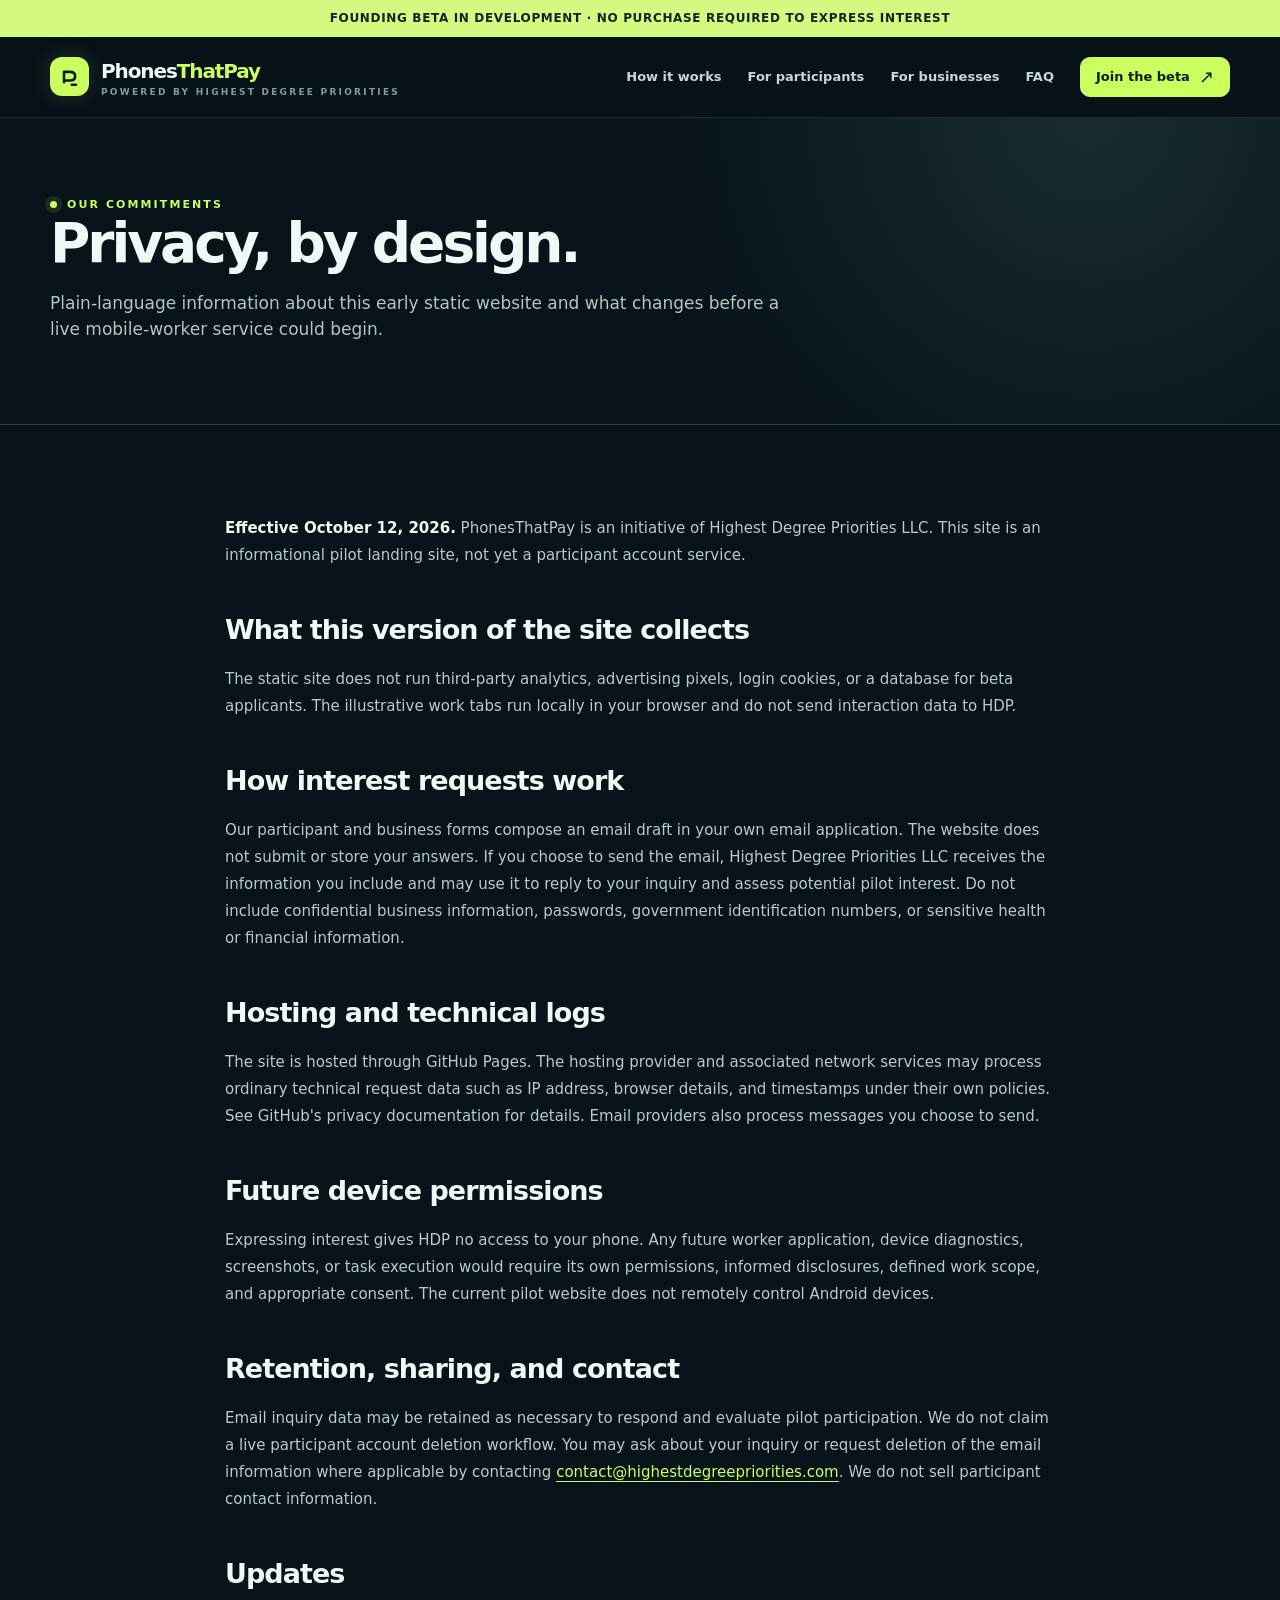
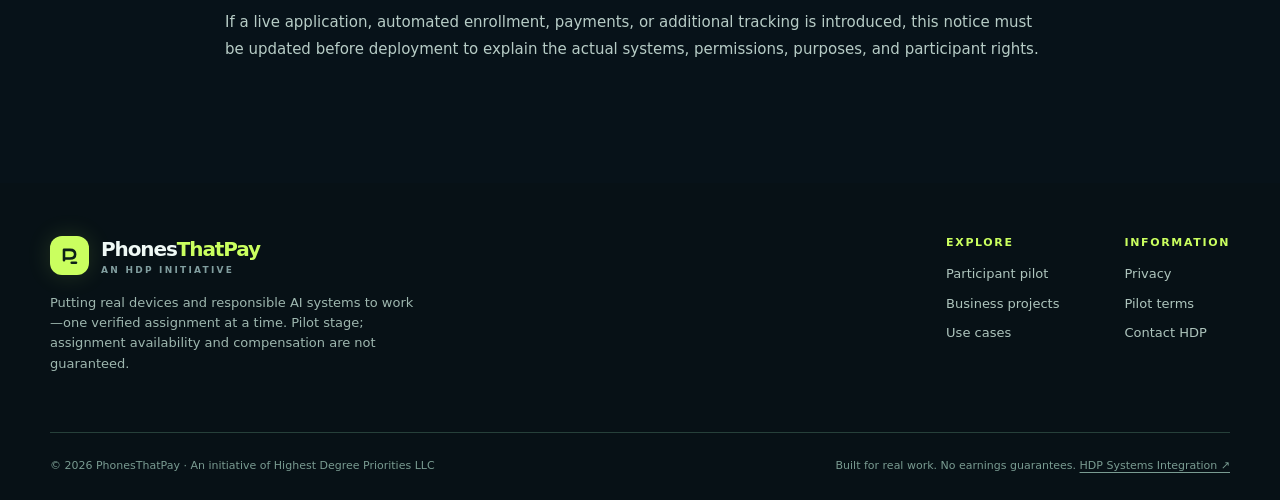
<file: privacy/index.html>
<!doctype html><html lang="en"><head><meta charset="utf-8"><meta name="viewport" content="width=device-width,initial-scale=1"><meta name="theme-color" content="#071219"><meta name="color-scheme" content="dark"><title>Privacy and Data Practices | PhonesThatPay</title><meta name="description" content="Learn what PhonesThatPay's initial static pilot website does and does not collect."><meta property="og:type" content="website"><meta property="og:title" content="Privacy and Data Practices | PhonesThatPay"><meta property="og:description" content="Learn what PhonesThatPay's initial static pilot website does and does not collect."><meta property="og:url" content="https://phonesthatpay.com/privacy/"><link rel="canonical" href="https://phonesthatpay.com/privacy/"><link rel="icon" type="image/svg+xml" href="../assets/favicon.svg"><link rel="stylesheet" href="../assets/site.css"></head><body><a class="skip" href="#main">Skip to main content</a><div class="announcement">FOUNDING BETA IN DEVELOPMENT · NO PURCHASE REQUIRED TO EXPRESS INTEREST</div>
<header class="top"><div class="wrap top-inner">
<a href="../index.html" class="brand" aria-label="PhonesThatPay home"><span class="brand-mark"><svg viewBox="0 0 28 28" aria-hidden="true" fill="none"><path d="M7 20V8h7c4 0 6 2 6 5s-2 5-6 5H7" stroke="currentColor" stroke-width="3" stroke-linecap="round" stroke-linejoin="round"/><path d="M16 23h5" stroke="currentColor" stroke-width="3" stroke-linecap="round"/></svg></span><span><span class="brand-word">Phones<span>ThatPay</span></span><span class="brand-by">Powered by Highest Degree Priorities</span></span></a>
<button class="navtoggle" type="button" data-nav-toggle aria-expanded="false" aria-controls="main-nav">Menu ☰</button>
<nav class="navlinks" id="main-nav" data-nav aria-label="Main navigation">
<a href="../index.html#how">How it works</a><a href="../pilot/index.html">For participants</a><a href="../business/index.html">For businesses</a><a href="../index.html#faq">FAQ</a><a class="btn mini" href="../pilot/index.html#interest">Join the beta <span class="chev">↗</span></a>
</nav></div></header><main id="main"><section class="pagehero"><div class="wrap"><div class="eyebrow">Our commitments</div><h1>Privacy, by design.</h1><p>Plain-language information about this early static website and what changes before a live mobile-worker service could begin.</p></div></section><section class="content"><div class="wrap prose"><p><strong>Effective October 12, 2026.</strong> PhonesThatPay is an initiative of Highest Degree Priorities LLC. This site is an informational pilot landing site, not yet a participant account service.</p><h2>What this version of the site collects</h2><p>The static site does not run third-party analytics, advertising pixels, login cookies, or a database for beta applicants. The illustrative work tabs run locally in your browser and do not send interaction data to HDP.</p><h2>How interest requests work</h2><p>Our participant and business forms compose an email draft in your own email application. The website does not submit or store your answers. If you choose to send the email, Highest Degree Priorities LLC receives the information you include and may use it to reply to your inquiry and assess potential pilot interest. Do not include confidential business information, passwords, government identification numbers, or sensitive health or financial information.</p><h2>Hosting and technical logs</h2><p>The site is hosted through GitHub Pages. The hosting provider and associated network services may process ordinary technical request data such as IP address, browser details, and timestamps under their own policies. See GitHub's privacy documentation for details. Email providers also process messages you choose to send.</p><h2>Future device permissions</h2><p>Expressing interest gives HDP no access to your phone. Any future worker application, device diagnostics, screenshots, or task execution would require its own permissions, informed disclosures, defined work scope, and appropriate consent. The current pilot website does not remotely control Android devices.</p><h2>Retention, sharing, and contact</h2><p>Email inquiry data may be retained as necessary to respond and evaluate pilot participation. We do not claim a live participant account deletion workflow. You may ask about your inquiry or request deletion of the email information where applicable by contacting <a href="mailto:contact@highestdegreepriorities.com?subject=PhonesThatPay%20Privacy">contact@highestdegreepriorities.com</a>. We do not sell participant contact information.</p><h2>Updates</h2><p>If a live application, automated enrollment, payments, or additional tracking is introduced, this notice must be updated before deployment to explain the actual systems, permissions, purposes, and participant rights.</p></div></section></main><footer class="footer"><div class="wrap"><div class="footer-main"><div><a href="../index.html" class="brand"><span class="brand-mark"><svg viewBox="0 0 28 28" aria-hidden="true" fill="none"><path d="M7 20V8h7c4 0 6 2 6 5s-2 5-6 5H7" stroke="currentColor" stroke-width="3" stroke-linecap="round" stroke-linejoin="round"/><path d="M16 23h5" stroke="currentColor" stroke-width="3" stroke-linecap="round"/></svg></span><span><span class="brand-word">Phones<span>ThatPay</span></span><span class="brand-by">An HDP initiative</span></span></a><p class="footer-desc">Putting real devices and responsible AI systems to work—one verified assignment at a time. Pilot stage; assignment availability and compensation are not guaranteed.</p></div><div class="footer-links"><div><h4>Explore</h4><a href="../pilot/index.html">Participant pilot</a><a href="../business/index.html">Business projects</a><a href="../index.html#work">Use cases</a></div><div><h4>Information</h4><a href="../privacy/index.html">Privacy</a><a href="../terms/index.html">Pilot terms</a><a href="mailto:contact@highestdegreepriorities.com?subject=PhonesThatPay%20Question">Contact HDP</a></div></div></div><div class="footer-bottom"><span>© 2026 PhonesThatPay · An initiative of Highest Degree Priorities LLC</span><span>Built for real work. No earnings guarantees. <a href="https://highestdegreepriorities.com/" rel="noopener">HDP Systems Integration ↗</a></span></div></div></footer><script defer src="../assets/site.js"></script></body></html>
</file>
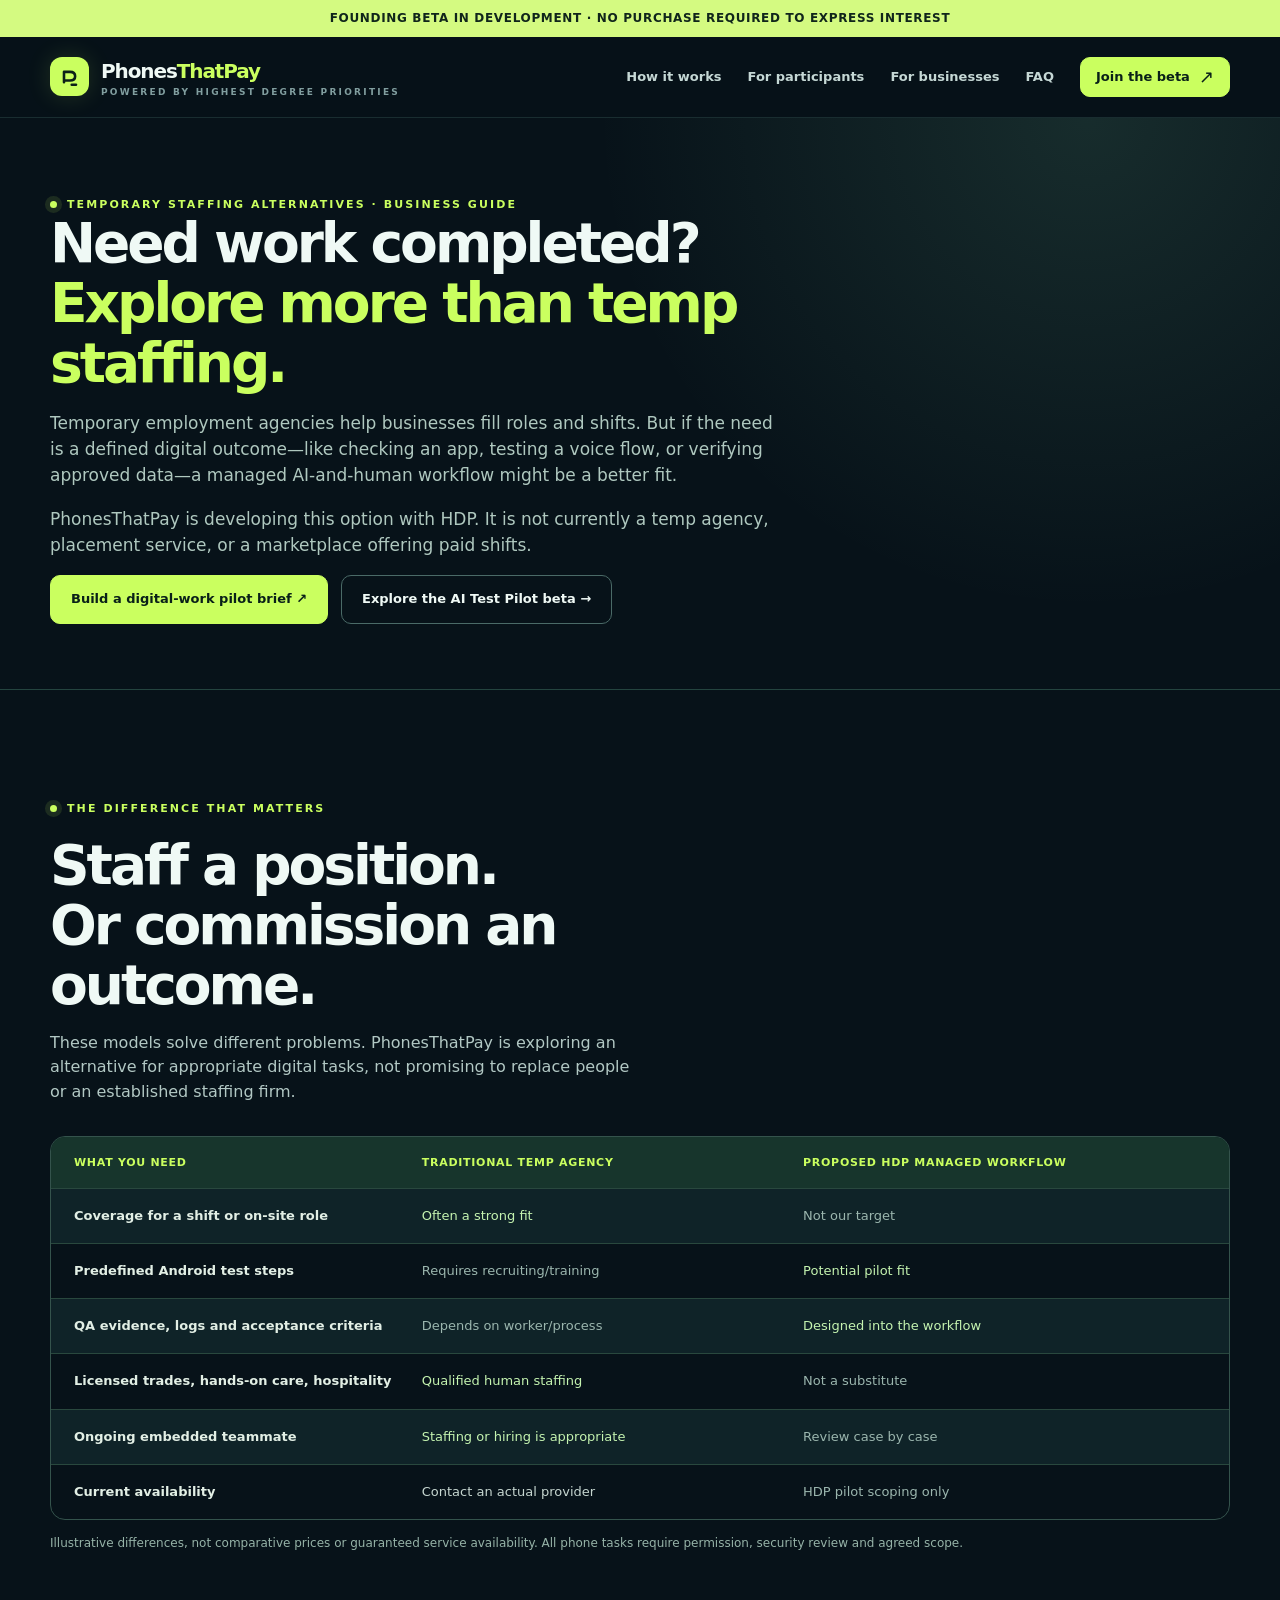
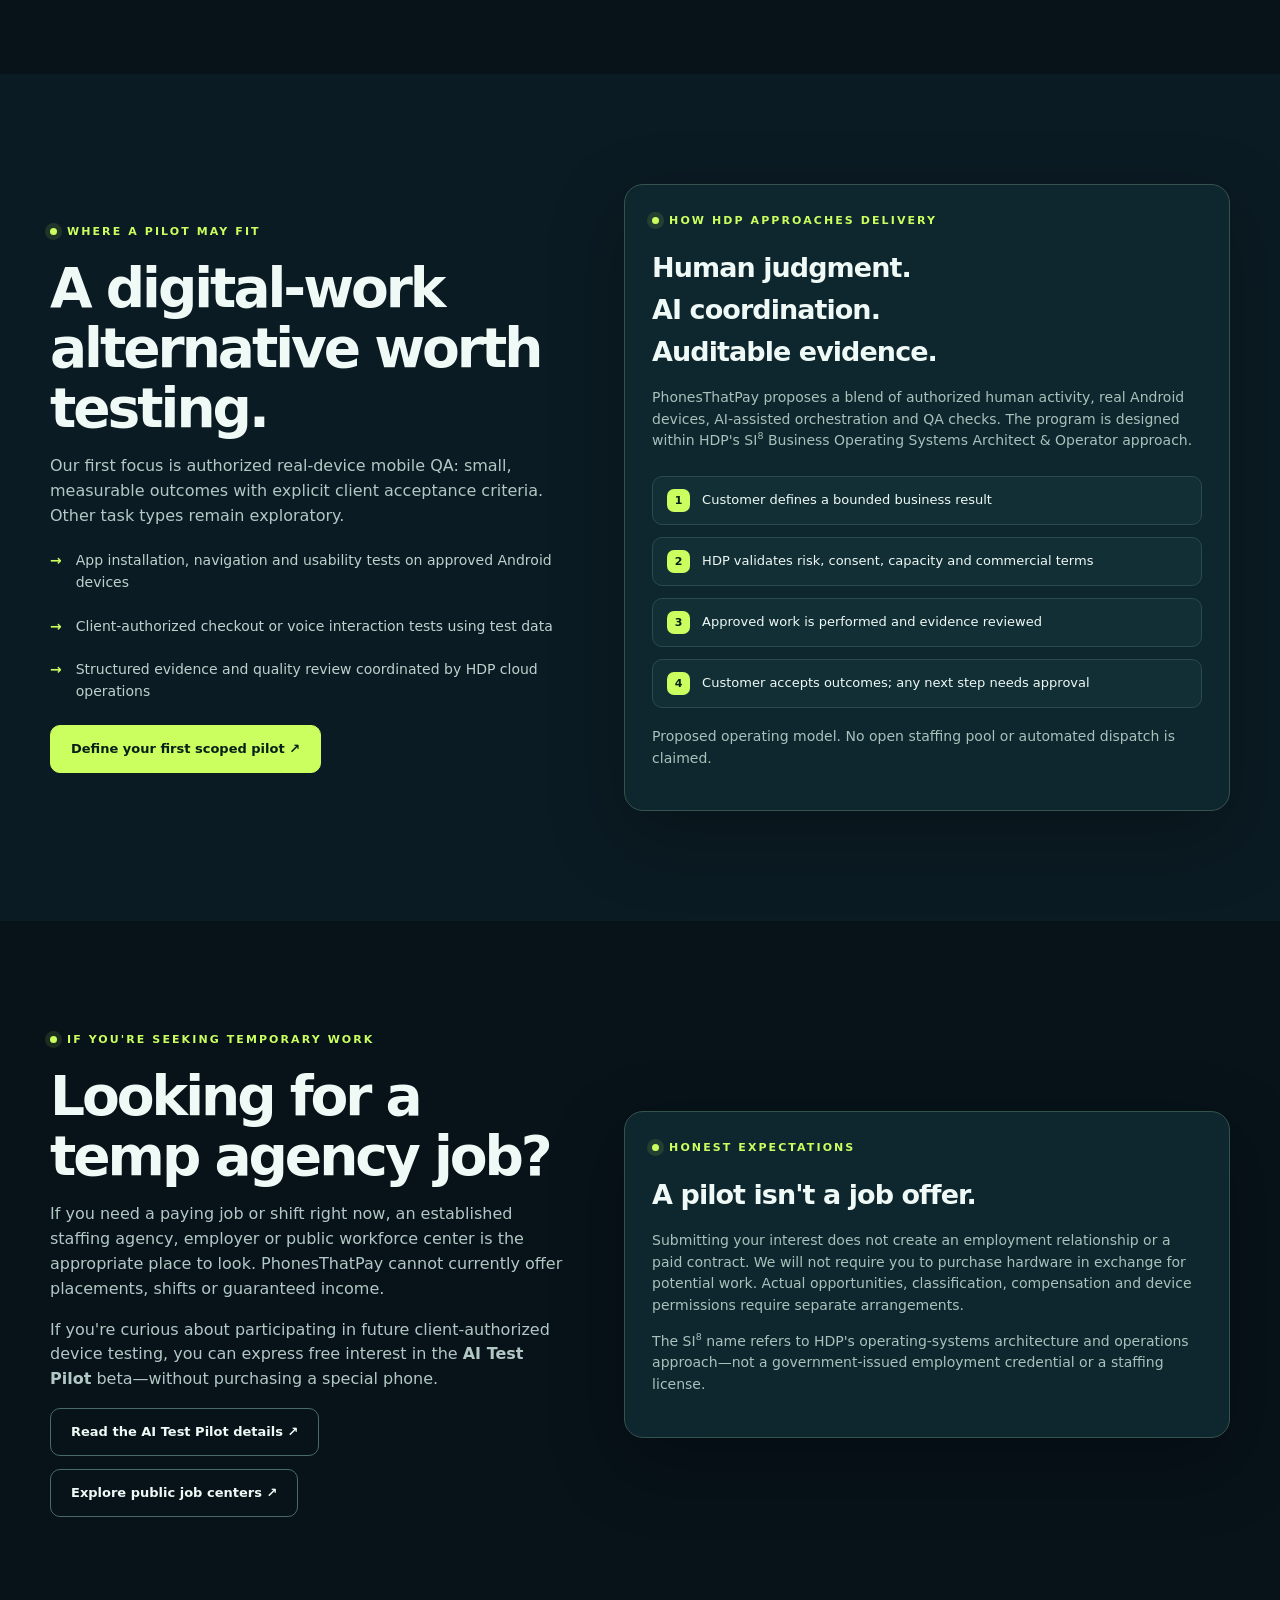
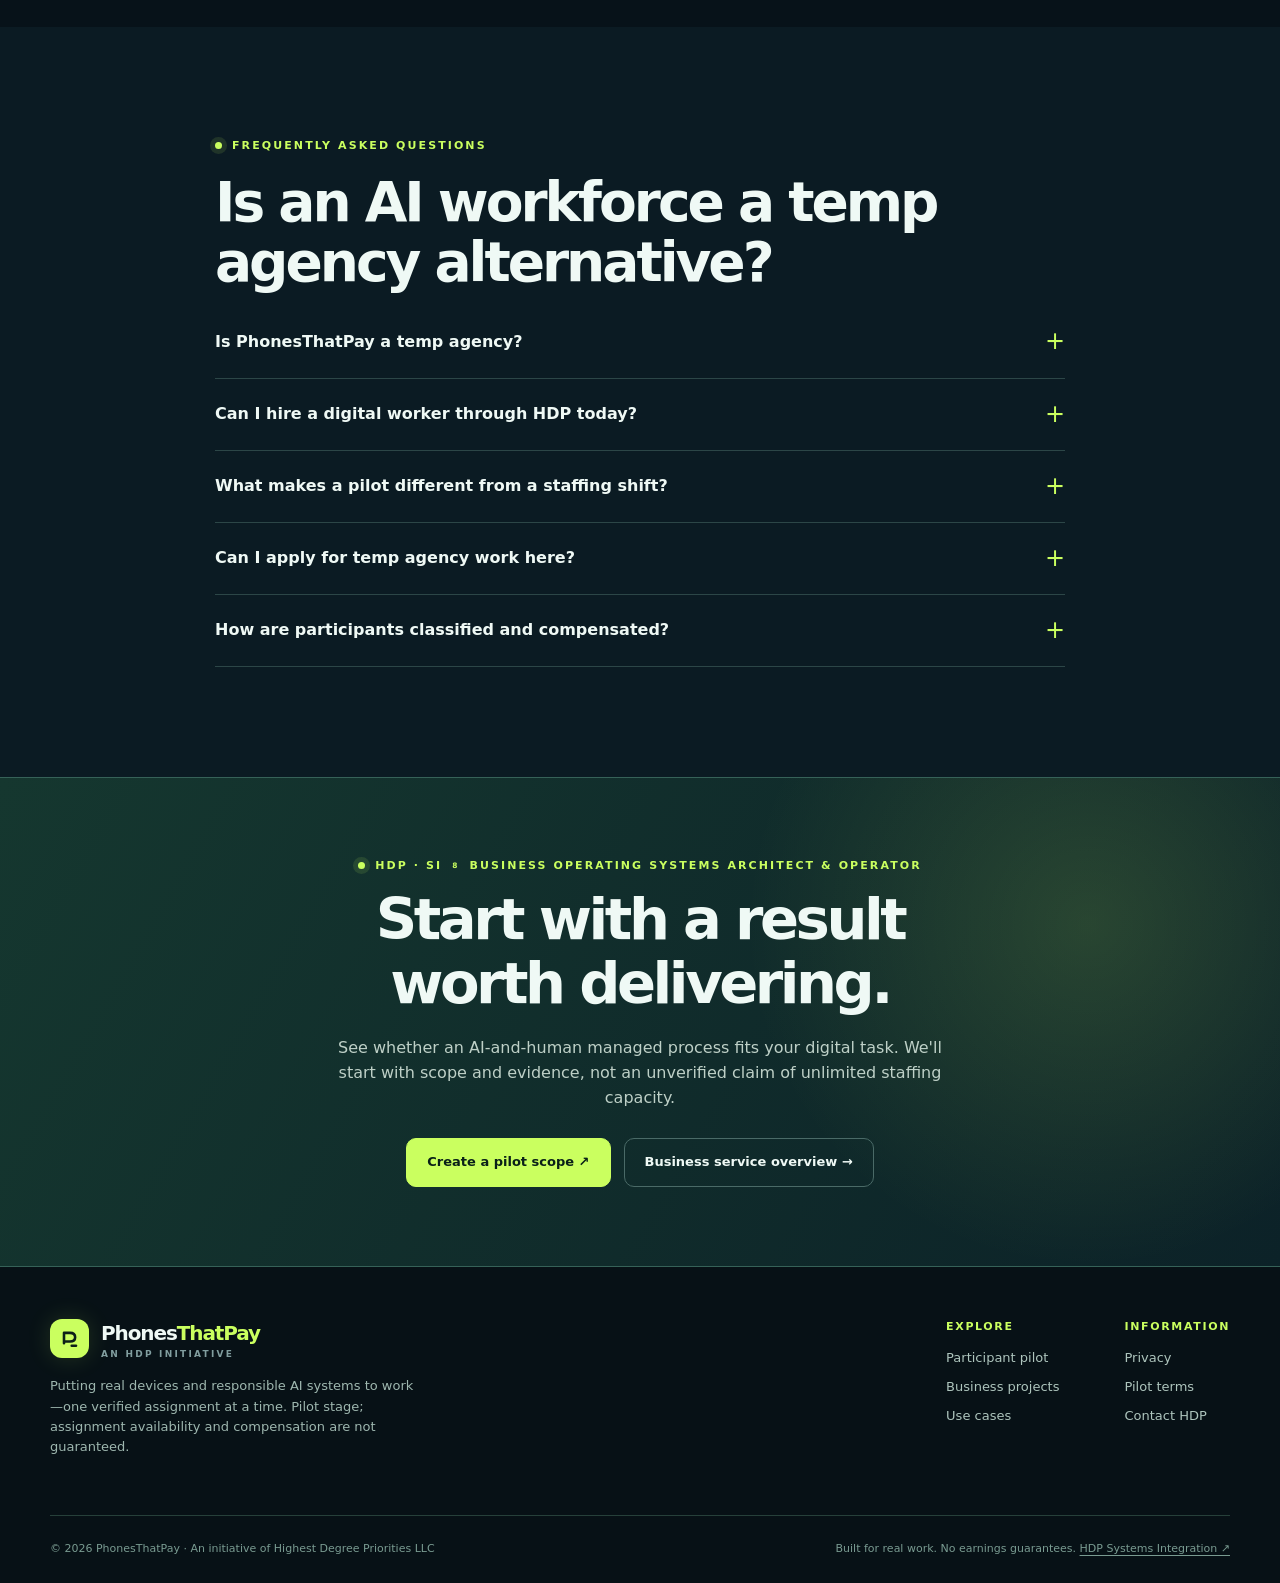
<file: temp-agency-alternative/index.html>
<!doctype html><html lang="en"><head><meta charset="utf-8"><meta name="viewport" content="width=device-width,initial-scale=1"><meta name="theme-color" content="#071219"><meta name="color-scheme" content="dark"><title>Temp Agency Alternative for Digital Tasks | PhonesThatPay</title><meta name="description" content="Compare temporary staffing with a planned AI-and-human managed-work alternative for digital QA and defined operational tasks. Pilot stage; no job placements or guaranteed assignments."><meta property="og:type" content="website"><meta property="og:title" content="Temp Agency Alternative for Digital Tasks | PhonesThatPay"><meta property="og:description" content="When does a scoped AI-and-human workflow make sense instead of temporary staffing? A candid comparison for businesses and job seekers."><meta property="og:url" content="https://phonesthatpay.com/temp-agency-alternative/"><link rel="canonical" href="https://phonesthatpay.com/temp-agency-alternative/"><link rel="icon" type="image/svg+xml" href="../assets/favicon.svg"><link rel="stylesheet" href="../assets/site.css"></head><body><a class="skip" href="#main">Skip to main content</a><div class="announcement">FOUNDING BETA IN DEVELOPMENT · NO PURCHASE REQUIRED TO EXPRESS INTEREST</div>
<header class="top"><div class="wrap top-inner">
<a href="../index.html" class="brand" aria-label="PhonesThatPay home"><span class="brand-mark"><svg viewBox="0 0 28 28" aria-hidden="true" fill="none"><path d="M7 20V8h7c4 0 6 2 6 5s-2 5-6 5H7" stroke="currentColor" stroke-width="3" stroke-linecap="round" stroke-linejoin="round"/><path d="M16 23h5" stroke="currentColor" stroke-width="3" stroke-linecap="round"/></svg></span><span><span class="brand-word">Phones<span>ThatPay</span></span><span class="brand-by">Powered by Highest Degree Priorities</span></span></a>
<button class="navtoggle" type="button" data-nav-toggle aria-expanded="false" aria-controls="main-nav">Menu ☰</button>
<nav class="navlinks" id="main-nav" data-nav aria-label="Main navigation">
<a href="index.html#how">How it works</a><a href="../pilot/index.html">For participants</a><a href="../business/index.html">For businesses</a><a href="index.html#faq">FAQ</a><a class="btn mini" href="../pilot/index.html#interest">Join the beta <span class="chev">↗</span></a>
</nav></div></header><main id="main"><section class="pagehero"><div class="wrap"><div class="eyebrow">Temporary staffing alternatives · Business guide</div><h1>Need work completed?<br><span style="color:var(--lime)">Explore more than temp staffing.</span></h1><p>Temporary employment agencies help businesses fill roles and shifts. But if the need is a defined digital outcome—like checking an app, testing a voice flow, or verifying approved data—a managed AI-and-human workflow might be a better fit.</p><p class="hint">PhonesThatPay is developing this option with HDP. It is not currently a temp agency, placement service, or a marketplace offering paid shifts.</p><div class="actions"><a class="btn" href="../business/brief/">Build a digital-work pilot brief ↗</a><a class="btn outline" href="../pilot/">Explore the AI Test Pilot beta →</a></div></div></section>
<section class="section"><div class="wrap"><div class="eyebrow">The difference that matters</div><h2>Staff a position.<br>Or commission an outcome.</h2><p class="section-intro">These models solve different problems. PhonesThatPay is exploring an alternative for appropriate digital tasks, not promising to replace people or an established staffing firm.</p><div class="comparison"><div class="comparison-head"><span>What you need</span><span>Traditional temp agency</span><span>Proposed HDP managed workflow</span></div>
<div class="comparison-line"><span>Coverage for a shift or on-site role</span><span class="yes">Often a strong fit</span><span class="muted">Not our target</span></div>
<div class="comparison-line"><span>Predefined Android test steps</span><span class="muted">Requires recruiting/training</span><span class="yes">Potential pilot fit</span></div>
<div class="comparison-line"><span>QA evidence, logs and acceptance criteria</span><span class="muted">Depends on worker/process</span><span class="yes">Designed into the workflow</span></div>
<div class="comparison-line"><span>Licensed trades, hands-on care, hospitality</span><span class="yes">Qualified human staffing</span><span class="muted">Not a substitute</span></div>
<div class="comparison-line"><span>Ongoing embedded teammate</span><span class="yes">Staffing or hiring is appropriate</span><span class="muted">Review case by case</span></div>
<div class="comparison-line"><span>Current availability</span><span>Contact an actual provider</span><span class="muted">HDP pilot scoping only</span></div></div><p class="hint compare-foot">Illustrative differences, not comparative prices or guaranteed service availability. All phone tasks require permission, security review and agreed scope.</p></div></section>
<section class="section alt"><div class="wrap split"><div><div class="eyebrow">Where a pilot may fit</div><h2>A digital-work alternative worth testing.</h2><p class="section-intro">Our first focus is authorized real-device mobile QA: small, measurable outcomes with explicit client acceptance criteria. Other task types remain exploratory.</p><div class="bulletline">App installation, navigation and usability tests on approved Android devices</div><div class="bulletline">Client-authorized checkout or voice interaction tests using test data</div><div class="bulletline">Structured evidence and quality review coordinated by HDP cloud operations</div><a class="btn" href="../business/brief/">Define your first scoped pilot ↗</a></div><div class="workpanel"><div class="eyebrow">How HDP approaches delivery</div><h3>Human judgment.<br>AI coordination.<br>Auditable evidence.</h3><p>PhonesThatPay proposes a blend of authorized human activity, real Android devices, AI-assisted orchestration and QA checks. The program is designed within HDP's SI<sup>8</sup> Business Operating Systems Architect &amp; Operator approach.</p><div class="workflow"><div class="workstep"><b>1</b><span>Customer defines a bounded business result</span></div><div class="workstep"><b>2</b><span>HDP validates risk, consent, capacity and commercial terms</span></div><div class="workstep"><b>3</b><span>Approved work is performed and evidence reviewed</span></div><div class="workstep"><b>4</b><span>Customer accepts outcomes; any next step needs approval</span></div></div><p class="preview-caption">Proposed operating model. No open staffing pool or automated dispatch is claimed.</p></div></div></section>
<section class="section"><div class="wrap split"><div><div class="eyebrow">If you're seeking temporary work</div><h2>Looking for a temp agency job?</h2><p class="section-intro">If you need a paying job or shift right now, an established staffing agency, employer or public workforce center is the appropriate place to look. PhonesThatPay cannot currently offer placements, shifts or guaranteed income.</p><p class="section-intro">If you're curious about participating in future client-authorized device testing, you can express free interest in the <strong>AI Test Pilot</strong> beta—without purchasing a special phone.</p><div class="actions"><a class="btn outline" href="../pilot/">Read the AI Test Pilot details ↗</a><a class="btn outline" href="https://www.careeronestop.org/LocalHelp/AmericanJobCenters/american-job-centers.aspx" rel="noopener noreferrer">Explore public job centers ↗</a></div></div><div class="workpanel"><div class="eyebrow">Honest expectations</div><h3>A pilot isn't a job offer.</h3><p>Submitting your interest does not create an employment relationship or a paid contract. We will not require you to purchase hardware in exchange for potential work. Actual opportunities, classification, compensation and device permissions require separate arrangements.</p><p>The SI<sup>8</sup> name refers to HDP's operating-systems architecture and operations approach—not a government-issued employment credential or a staffing license.</p></div></div></section>
<section class="section alt"><div class="wrap faq"><div class="eyebrow">Frequently asked questions</div><h2>Is an AI workforce a temp agency alternative?</h2>
<details><summary>Is PhonesThatPay a temp agency?</summary><p>No. PhonesThatPay is currently an HDP pilot venture for potential human-supervised mobile work and managed digital outcomes. It does not currently place workers into shifts, maintain an open job board, or provide temp staffing.</p></details>
<details><summary>Can I hire a digital worker through HDP today?</summary><p>You can submit a scoped business inquiry for review. A paid service would require verification of feasibility, devices, consent, operating requirements, price, and a written agreement. There is not yet an on-demand fleet of available digital workers.</p></details>
<details><summary>What makes a pilot different from a staffing shift?</summary><p>A scoped pilot focuses on an acceptance-tested result rather than filling a general job role. Suitable digital tasks may be partially automated, but human oversight and approved device actions are still important.</p></details>
<details><summary>Can I apply for temp agency work here?</summary><p>No active jobs or placements are available through this site. If you want to learn about a potential future participant program, read the AI Test Pilot beta page, and use conventional employment resources for immediate job opportunities.</p></details>
<details><summary>How are participants classified and compensated?</summary><p>Those details have not been established for paid operations. HDP must assess applicable labor and worker-classification rules, including California law, and disclose terms before any paid assignments. Expressing interest is free.</p></details>
</div></section><section class="cta"><div class="wrap"><div class="eyebrow" style="justify-content:center">HDP · SI<sup>8</sup> Business Operating Systems Architect &amp; Operator</div><h2>Start with a result<br>worth delivering.</h2><p>See whether an AI-and-human managed process fits your digital task. We'll start with scope and evidence, not an unverified claim of unlimited staffing capacity.</p><div class="actions"><a class="btn" href="../business/brief/">Create a pilot scope ↗</a><a class="btn outline" href="../business/">Business service overview →</a></div></div></section></main><footer class="footer"><div class="wrap"><div class="footer-main"><div><a href="../index.html" class="brand"><span class="brand-mark"><svg viewBox="0 0 28 28" aria-hidden="true" fill="none"><path d="M7 20V8h7c4 0 6 2 6 5s-2 5-6 5H7" stroke="currentColor" stroke-width="3" stroke-linecap="round" stroke-linejoin="round"/><path d="M16 23h5" stroke="currentColor" stroke-width="3" stroke-linecap="round"/></svg></span><span><span class="brand-word">Phones<span>ThatPay</span></span><span class="brand-by">An HDP initiative</span></span></a><p class="footer-desc">Putting real devices and responsible AI systems to work—one verified assignment at a time. Pilot stage; assignment availability and compensation are not guaranteed.</p></div><div class="footer-links"><div><h4>Explore</h4><a href="../pilot/index.html">Participant pilot</a><a href="../business/index.html">Business projects</a><a href="index.html#work">Use cases</a></div><div><h4>Information</h4><a href="../privacy/index.html">Privacy</a><a href="../terms/index.html">Pilot terms</a><a href="mailto:contact@highestdegreepriorities.com?subject=PhonesThatPay%20Question">Contact HDP</a></div></div></div><div class="footer-bottom"><span>© 2026 PhonesThatPay · An initiative of Highest Degree Priorities LLC</span><span>Built for real work. No earnings guarantees. <a href="https://highestdegreepriorities.com/" rel="noopener">HDP Systems Integration ↗</a></span></div></div></footer><script defer src="../assets/site.js"></script></body></html>
</file>
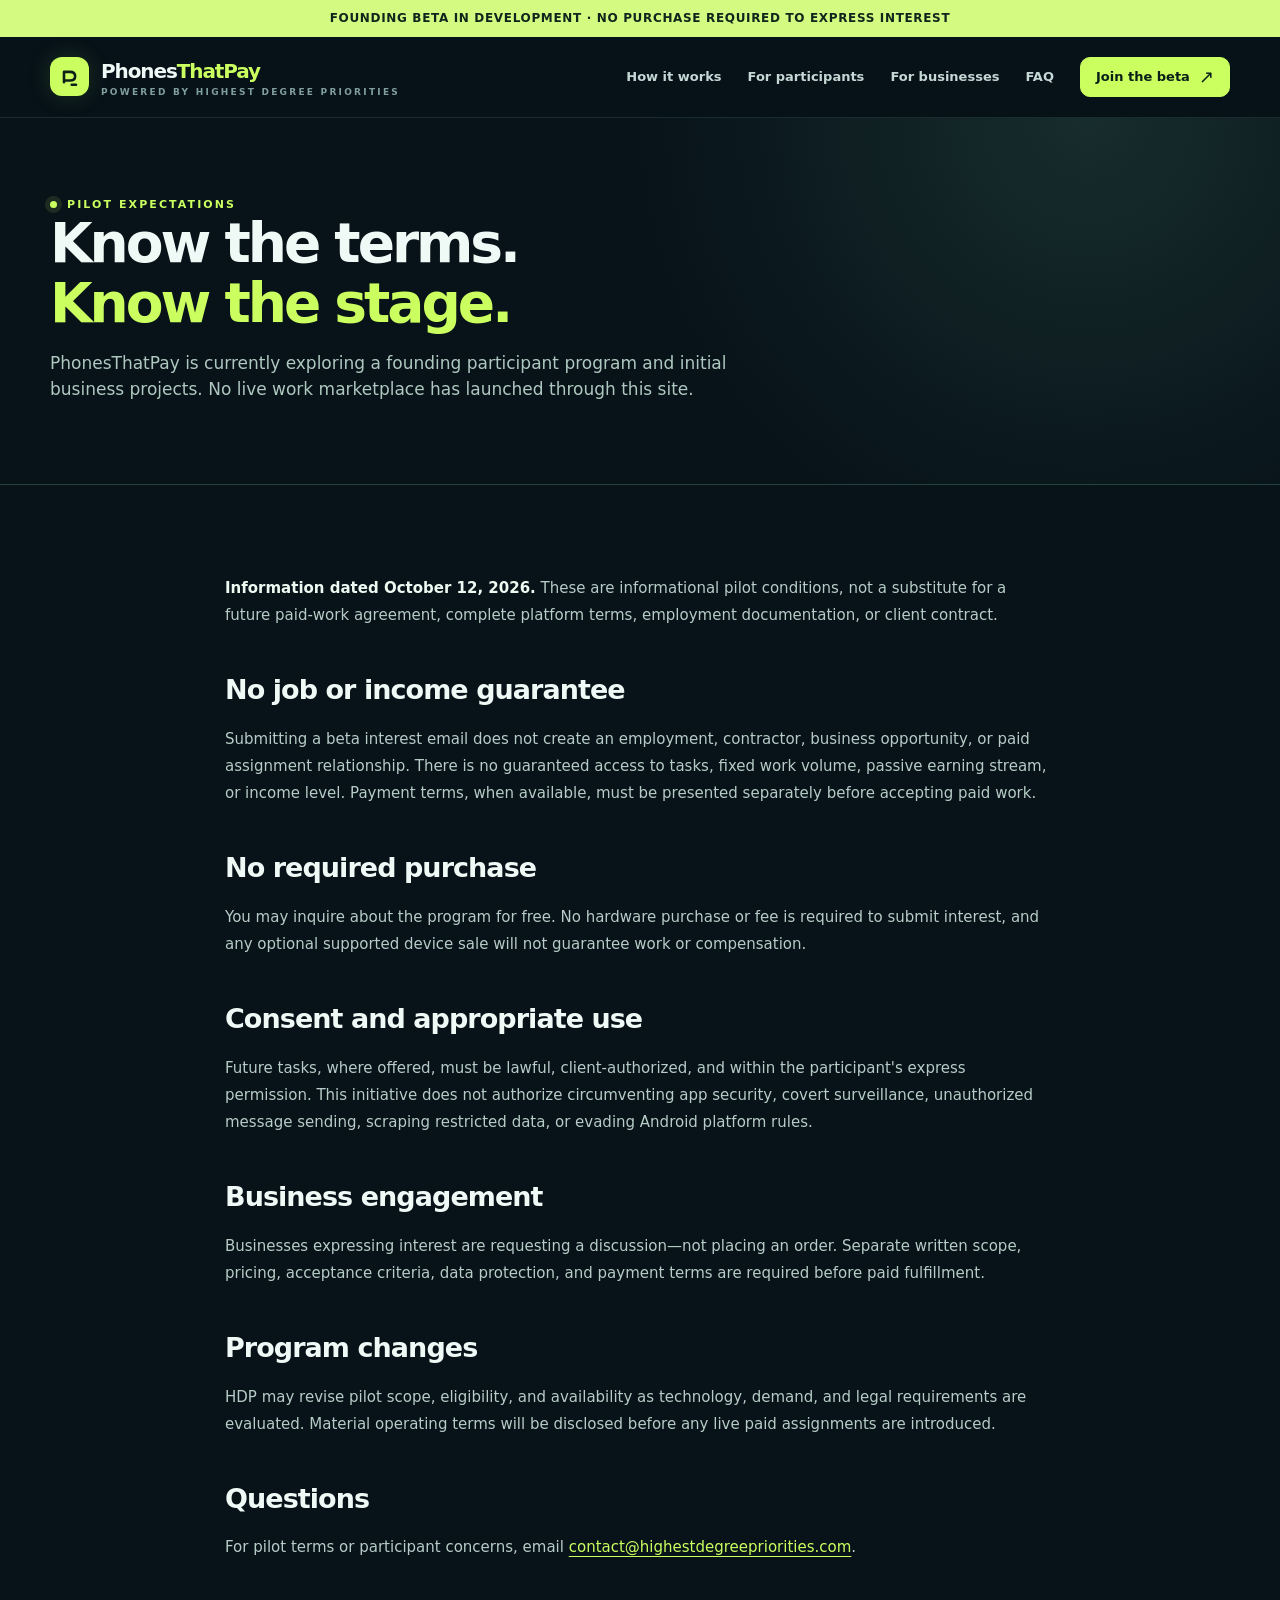
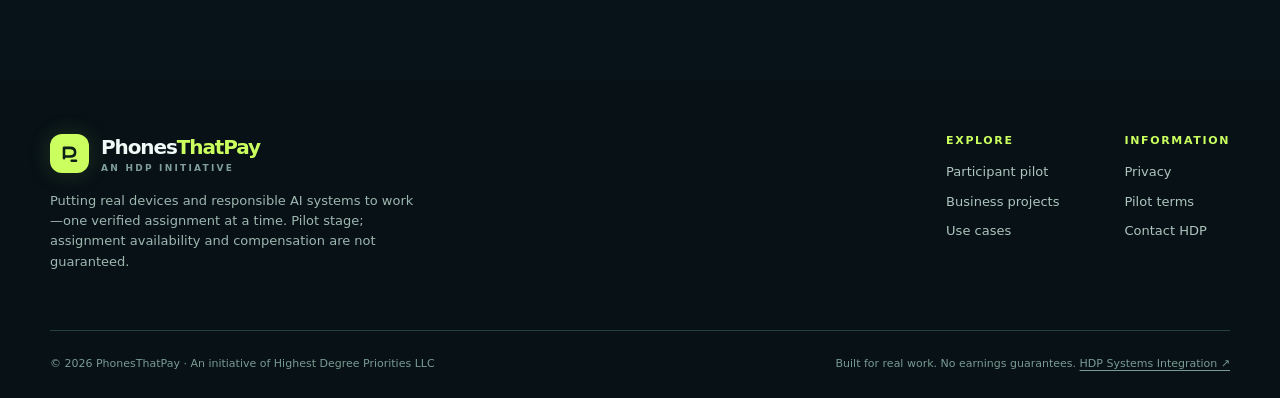
<file: terms/index.html>
<!doctype html><html lang="en"><head><meta charset="utf-8"><meta name="viewport" content="width=device-width,initial-scale=1"><meta name="theme-color" content="#071219"><meta name="color-scheme" content="dark"><title>Founding Pilot Terms and Expectations | PhonesThatPay</title><meta name="description" content="PhonesThatPay beta program stage, earning limitations, optional hardware, permissions, and customer agreements."><meta property="og:type" content="website"><meta property="og:title" content="Founding Pilot Terms and Expectations | PhonesThatPay"><meta property="og:description" content="PhonesThatPay beta program stage, earning limitations, optional hardware, permissions, and customer agreements."><meta property="og:url" content="https://phonesthatpay.com/terms/"><link rel="canonical" href="https://phonesthatpay.com/terms/"><link rel="icon" type="image/svg+xml" href="../assets/favicon.svg"><link rel="stylesheet" href="../assets/site.css"></head><body><a class="skip" href="#main">Skip to main content</a><div class="announcement">FOUNDING BETA IN DEVELOPMENT · NO PURCHASE REQUIRED TO EXPRESS INTEREST</div>
<header class="top"><div class="wrap top-inner">
<a href="../index.html" class="brand" aria-label="PhonesThatPay home"><span class="brand-mark"><svg viewBox="0 0 28 28" aria-hidden="true" fill="none"><path d="M7 20V8h7c4 0 6 2 6 5s-2 5-6 5H7" stroke="currentColor" stroke-width="3" stroke-linecap="round" stroke-linejoin="round"/><path d="M16 23h5" stroke="currentColor" stroke-width="3" stroke-linecap="round"/></svg></span><span><span class="brand-word">Phones<span>ThatPay</span></span><span class="brand-by">Powered by Highest Degree Priorities</span></span></a>
<button class="navtoggle" type="button" data-nav-toggle aria-expanded="false" aria-controls="main-nav">Menu ☰</button>
<nav class="navlinks" id="main-nav" data-nav aria-label="Main navigation">
<a href="../index.html#how">How it works</a><a href="../pilot/index.html">For participants</a><a href="../business/index.html">For businesses</a><a href="../index.html#faq">FAQ</a><a class="btn mini" href="../pilot/index.html#interest">Join the beta <span class="chev">↗</span></a>
</nav></div></header><main id="main"><section class="pagehero"><div class="wrap"><div class="eyebrow">Pilot expectations</div><h1>Know the terms.<br><span style="color:var(--lime)">Know the stage.</span></h1><p>PhonesThatPay is currently exploring a founding participant program and initial business projects. No live work marketplace has launched through this site.</p></div></section><section class="content"><div class="wrap prose"><p><strong>Information dated October 12, 2026.</strong> These are informational pilot conditions, not a substitute for a future paid-work agreement, complete platform terms, employment documentation, or client contract.</p><h2>No job or income guarantee</h2><p>Submitting a beta interest email does not create an employment, contractor, business opportunity, or paid assignment relationship. There is no guaranteed access to tasks, fixed work volume, passive earning stream, or income level. Payment terms, when available, must be presented separately before accepting paid work.</p><h2>No required purchase</h2><p>You may inquire about the program for free. No hardware purchase or fee is required to submit interest, and any optional supported device sale will not guarantee work or compensation.</p><h2>Consent and appropriate use</h2><p>Future tasks, where offered, must be lawful, client-authorized, and within the participant's express permission. This initiative does not authorize circumventing app security, covert surveillance, unauthorized message sending, scraping restricted data, or evading Android platform rules.</p><h2>Business engagement</h2><p>Businesses expressing interest are requesting a discussion—not placing an order. Separate written scope, pricing, acceptance criteria, data protection, and payment terms are required before paid fulfillment.</p><h2>Program changes</h2><p>HDP may revise pilot scope, eligibility, and availability as technology, demand, and legal requirements are evaluated. Material operating terms will be disclosed before any live paid assignments are introduced.</p><h2>Questions</h2><p>For pilot terms or participant concerns, email <a href="mailto:contact@highestdegreepriorities.com?subject=PhonesThatPay%20Pilot%20Terms">contact@highestdegreepriorities.com</a>.</p></div></section></main><footer class="footer"><div class="wrap"><div class="footer-main"><div><a href="../index.html" class="brand"><span class="brand-mark"><svg viewBox="0 0 28 28" aria-hidden="true" fill="none"><path d="M7 20V8h7c4 0 6 2 6 5s-2 5-6 5H7" stroke="currentColor" stroke-width="3" stroke-linecap="round" stroke-linejoin="round"/><path d="M16 23h5" stroke="currentColor" stroke-width="3" stroke-linecap="round"/></svg></span><span><span class="brand-word">Phones<span>ThatPay</span></span><span class="brand-by">An HDP initiative</span></span></a><p class="footer-desc">Putting real devices and responsible AI systems to work—one verified assignment at a time. Pilot stage; assignment availability and compensation are not guaranteed.</p></div><div class="footer-links"><div><h4>Explore</h4><a href="../pilot/index.html">Participant pilot</a><a href="../business/index.html">Business projects</a><a href="../index.html#work">Use cases</a></div><div><h4>Information</h4><a href="../privacy/index.html">Privacy</a><a href="../terms/index.html">Pilot terms</a><a href="mailto:contact@highestdegreepriorities.com?subject=PhonesThatPay%20Question">Contact HDP</a></div></div></div><div class="footer-bottom"><span>© 2026 PhonesThatPay · An initiative of Highest Degree Priorities LLC</span><span>Built for real work. No earnings guarantees. <a href="https://highestdegreepriorities.com/" rel="noopener">HDP Systems Integration ↗</a></span></div></div></footer><script defer src="../assets/site.js"></script></body></html>
</file>
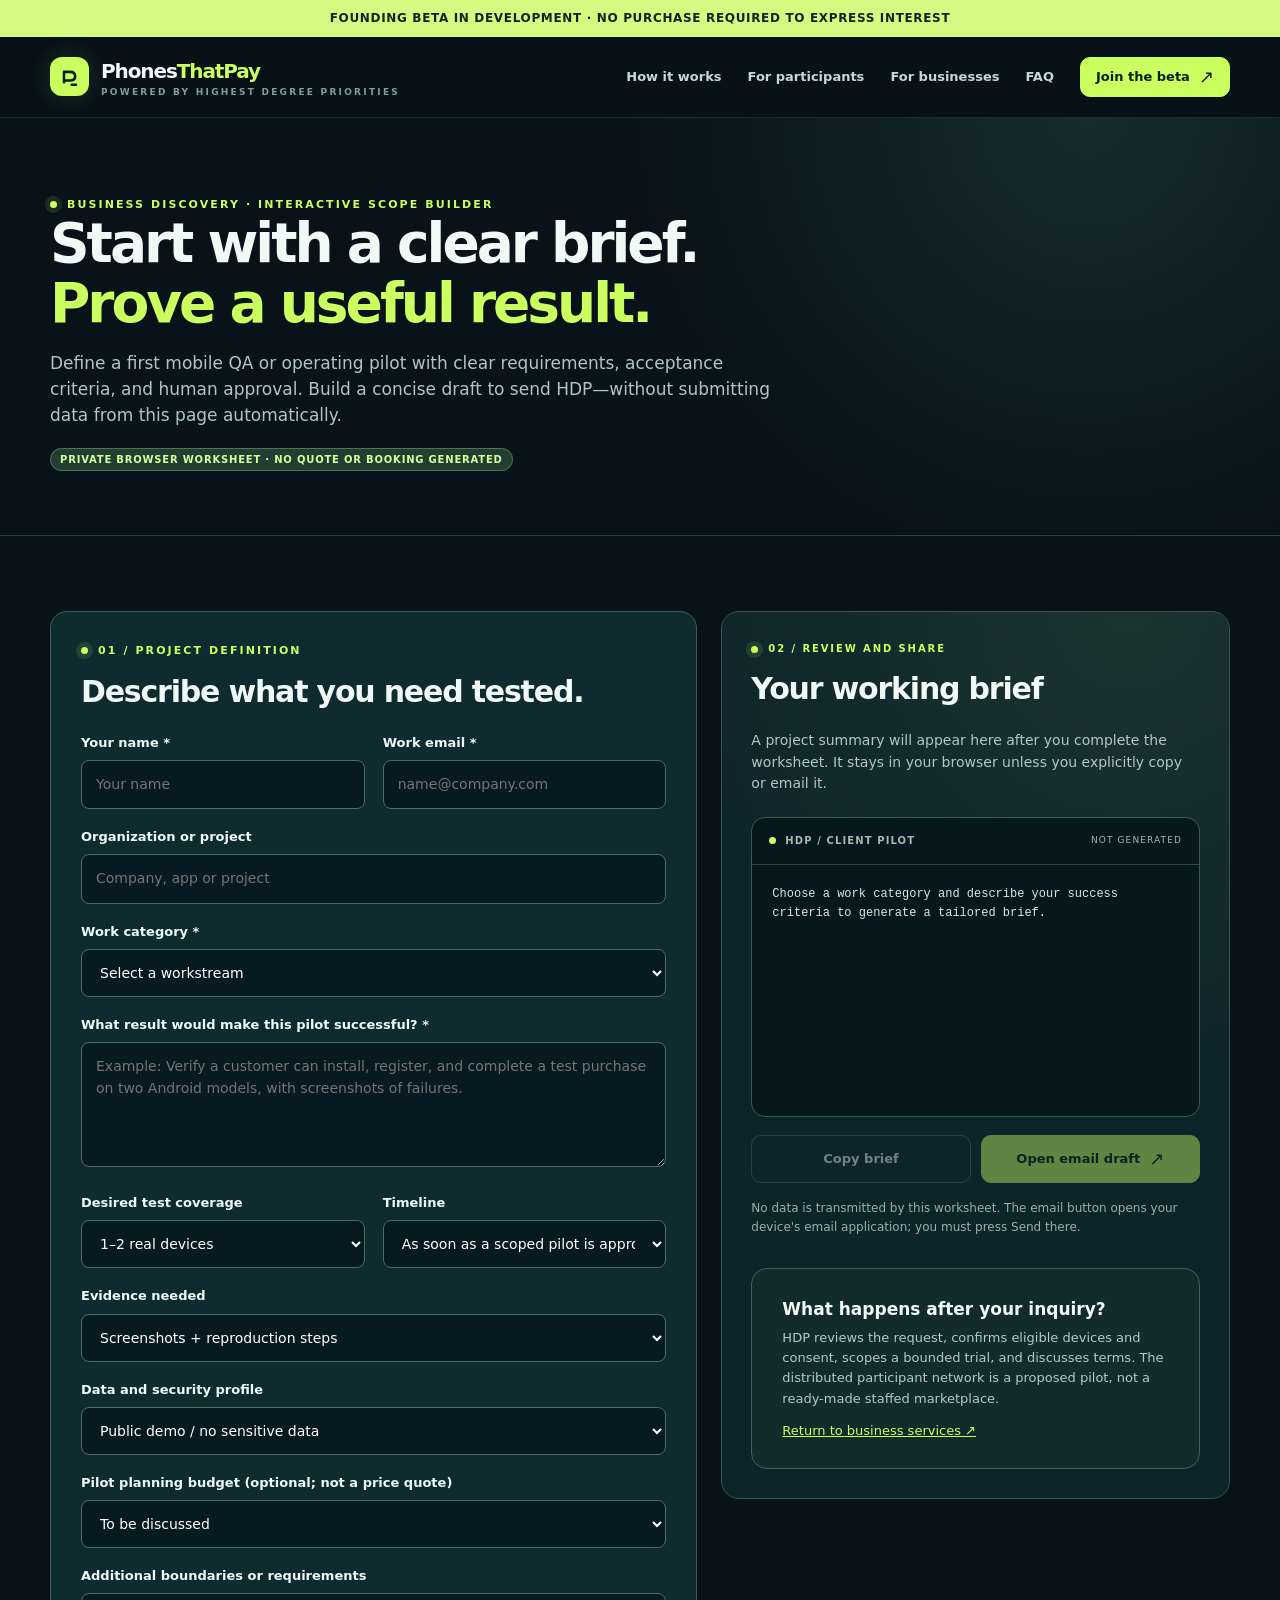
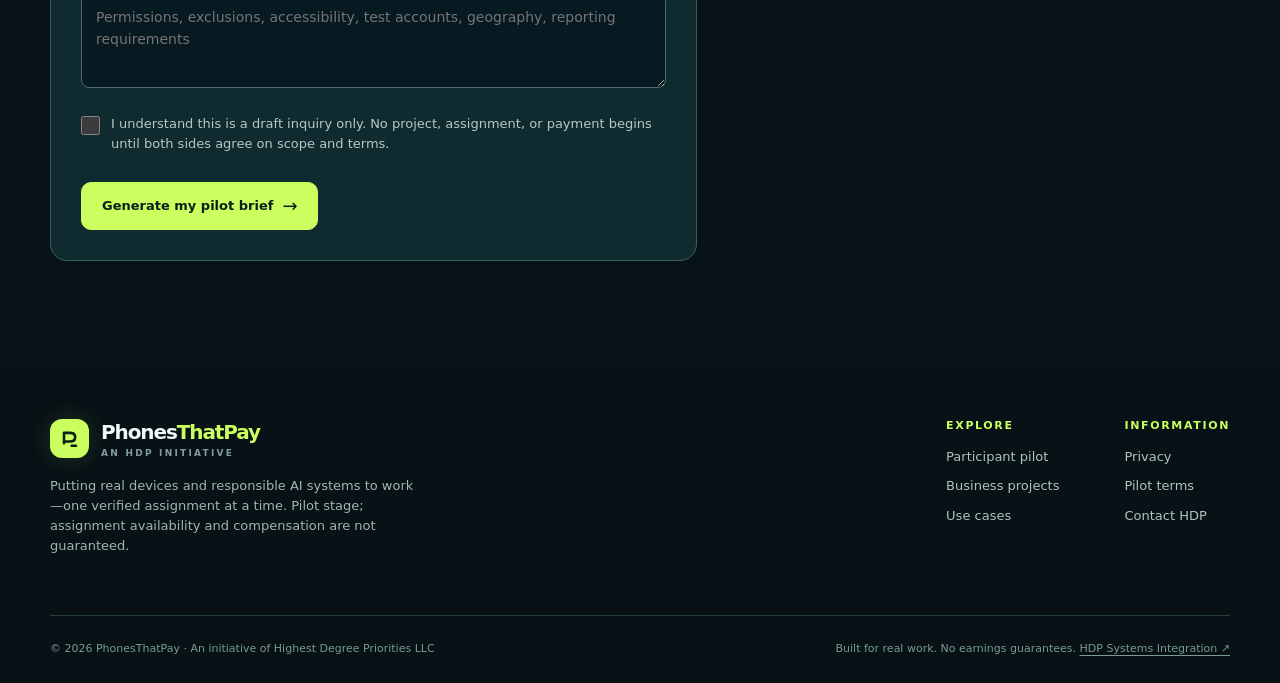
<file: business/brief/index.html>
<!doctype html><html lang="en"><head><meta charset="utf-8"><meta name="viewport" content="width=device-width,initial-scale=1"><meta name="theme-color" content="#071219"><meta name="color-scheme" content="dark"><title>Build a Scoped Mobile QA Pilot Brief | PhonesThatPay</title><meta name="description" content="Create a measurable real-device QA or business operations pilot scope for HDP—free browser worksheet, no data submitted until you choose."><meta property="og:type" content="website"><meta property="og:title" content="Mobile Workforce and Real-Device QA for Business | PhonesThatPay"><meta property="og:description" content="Create a measurable real-device QA or business operations pilot scope for HDP—free browser worksheet, no data submitted until you choose."><meta property="og:url" content="https://phonesthatpay.com/business/brief/"><link rel="canonical" href="https://phonesthatpay.com/business/brief/"><link rel="icon" type="image/svg+xml" href="../../assets/favicon.svg"><link rel="stylesheet" href="../../assets/site.css"><link rel="stylesheet" href="../../assets/brief.css"></head><body><a class="skip" href="#main">Skip to main content</a><div class="announcement">FOUNDING BETA IN DEVELOPMENT · NO PURCHASE REQUIRED TO EXPRESS INTEREST</div>
<header class="top"><div class="wrap top-inner">
<a href="../../index.html" class="brand" aria-label="PhonesThatPay home"><span class="brand-mark"><svg viewBox="0 0 28 28" aria-hidden="true" fill="none"><path d="M7 20V8h7c4 0 6 2 6 5s-2 5-6 5H7" stroke="currentColor" stroke-width="3" stroke-linecap="round" stroke-linejoin="round"/><path d="M16 23h5" stroke="currentColor" stroke-width="3" stroke-linecap="round"/></svg></span><span><span class="brand-word">Phones<span>ThatPay</span></span><span class="brand-by">Powered by Highest Degree Priorities</span></span></a>
<button class="navtoggle" type="button" data-nav-toggle aria-expanded="false" aria-controls="main-nav">Menu ☰</button>
<nav class="navlinks" id="main-nav" data-nav aria-label="Main navigation">
<a href="../index.html#how">How it works</a><a href="../../pilot/index.html">For participants</a><a href="../../business/index.html">For businesses</a><a href="../index.html#faq">FAQ</a><a class="btn mini" href="../../pilot/index.html#interest">Join the beta <span class="chev">↗</span></a>
</nav></div></header><main id="main"><section class="pagehero"><div class="wrap"><div class="eyebrow">Business discovery · Interactive scope builder</div><h1>Start with a clear brief.<br><span style="color:var(--lime)">Prove a useful result.</span></h1><p>Define a first mobile QA or operating pilot with clear requirements, acceptance criteria, and human approval. Build a concise draft to send HDP—without submitting data from this page automatically.</p><span class="statuspill">Private browser worksheet · No quote or booking generated</span></div></section>
<section class="content"><div class="wrap brief-layout"><div class="formbox brief-form"><div class="eyebrow">01 / Project definition</div><h2>Describe what you need tested.</h2>
<form id="ptp-brief" autocomplete="on">
<div class="formgrid"><div class="field"><label for="ptp-name">Your name *</label><input name="Name" id="ptp-name" autocomplete="name" required maxlength="100" placeholder="Your name"></div>
<div class="field"><label for="ptp-email">Work email *</label><input name="Work email" id="ptp-email" type="email" autocomplete="email" required maxlength="120" placeholder="name@company.com"></div></div>
<div class="field"><label for="ptp-company">Organization or project</label><input id="ptp-company" name="Organization" maxlength="120" placeholder="Company, app or project"></div>
<div class="field"><label for="ptp-category">Work category *</label><select id="ptp-category" name="Work category" required><option value="" selected disabled>Select a workstream</option><option>Android app QA</option><option>Mobile commerce checkout testing</option><option>Voice-agent usability QA</option><option>Approved retail data verification</option><option>Other business workflow</option></select></div>
<div class="field"><label for="ptp-outcome">What result would make this pilot successful? *</label><textarea id="ptp-outcome" name="Success outcome" required maxlength="750" placeholder="Example: Verify a customer can install, register, and complete a test purchase on two Android models, with screenshots of failures."></textarea></div>
<div class="formgrid"><div class="field"><label for="ptp-coverage">Desired test coverage</label><select id="ptp-coverage" name="Coverage"><option>1–2 real devices</option><option>3–5 real devices</option><option>6+ devices / discuss availability</option><option>Not sure</option></select></div>
<div class="field"><label for="ptp-time">Timeline</label><select id="ptp-time" name="Timeline"><option>As soon as a scoped pilot is approved</option><option>Within 2 weeks</option><option>Within 30 days</option><option>Exploring a future project</option></select></div></div>
<div class="field"><label for="ptp-evidence">Evidence needed</label><select id="ptp-evidence" name="Evidence"><option>Screenshots + reproduction steps</option><option>Pass/fail acceptance checklist</option><option>Usability notes + prioritized findings</option><option>Other / discuss</option></select></div>
<div class="field"><label for="ptp-data">Data and security profile</label><select id="ptp-data" name="Data access"><option>Public demo / no sensitive data</option><option>Sandbox test accounts will be provided</option><option>Potential sensitive or regulated data — discuss first</option><option>Not yet known</option></select></div>
<div class="field"><label for="ptp-budget">Pilot planning budget (optional; not a price quote)</label><select id="ptp-budget" name="Planning budget"><option>To be discussed</option><option>Under $500</option><option>$500–$2,000</option><option>$2,000–$5,000</option><option>Over $5,000</option></select></div>
<div class="field"><label for="ptp-details">Additional boundaries or requirements</label><textarea name="Constraints" id="ptp-details" maxlength="650" placeholder="Permissions, exclusions, accessibility, test accounts, geography, reporting requirements"></textarea></div>
<label class="agree"><input type="checkbox" required id="ptp-ack"><span>I understand this is a draft inquiry only. No project, assignment, or payment begins until both sides agree on scope and terms.</span></label>
<button type="submit" class="btn" style="margin-top:21px">Generate my pilot brief <span class="chev">→</span></button>
</form></div>
<div class="brief-output" aria-live="polite"><div class="eyebrow">02 / Review and share</div><h2>Your working brief</h2><p class="section-intro" style="font-size:14px">A project summary will appear here after you complete the worksheet. It stays in your browser unless you explicitly copy or email it.</p>
<div class="preview-shell"><div class="preview-top"><span class="preview-led"></span><strong>HDP / CLIENT PILOT</strong><span class="preview-state" id="brief-state">NOT GENERATED</span></div>
<pre id="brief-preview" tabindex="0">Choose a work category and describe your success criteria to generate a tailored brief.</pre></div>
<div class="actions brief-actions"><button type="button" id="brief-copy" class="btn outline" disabled>Copy brief</button><button type="button" id="brief-email" class="btn" disabled>Open email draft <span class="chev">↗</span></button></div><p class="hint" role="status" id="brief-status">No data is transmitted by this worksheet. The email button opens your device's email application; you must press Send there.</p>
<div class="note-card" style="display:block;margin-top:32px"><strong>What happens after your inquiry?</strong><p>HDP reviews the request, confirms eligible devices and consent, scopes a bounded trial, and discusses terms. The distributed participant network is a proposed pilot, not a ready-made staffed marketplace.</p><p style="margin-top:12px"><a href="../index.html" style="text-decoration:underline;color:var(--lime)">Return to business services ↗</a></p></div></div>
</div></section></main><footer class="footer"><div class="wrap"><div class="footer-main"><div><a href="../../index.html" class="brand"><span class="brand-mark"><svg viewBox="0 0 28 28" aria-hidden="true" fill="none"><path d="M7 20V8h7c4 0 6 2 6 5s-2 5-6 5H7" stroke="currentColor" stroke-width="3" stroke-linecap="round" stroke-linejoin="round"/><path d="M16 23h5" stroke="currentColor" stroke-width="3" stroke-linecap="round"/></svg></span><span><span class="brand-word">Phones<span>ThatPay</span></span><span class="brand-by">An HDP initiative</span></span></a><p class="footer-desc">Putting real devices and responsible AI systems to work—one verified assignment at a time. Pilot stage; assignment availability and compensation are not guaranteed.</p></div><div class="footer-links"><div><h4>Explore</h4><a href="../../pilot/index.html">Participant pilot</a><a href="../../business/index.html">Business projects</a><a href="../index.html#work">Use cases</a></div><div><h4>Information</h4><a href="../../privacy/index.html">Privacy</a><a href="../../terms/index.html">Pilot terms</a><a href="mailto:contact@highestdegreepriorities.com?subject=PhonesThatPay%20Question">Contact HDP</a></div></div></div><div class="footer-bottom"><span>© 2026 PhonesThatPay · An initiative of Highest Degree Priorities LLC</span><span>Built for real work. No earnings guarantees. <a href="https://highestdegreepriorities.com/" rel="noopener">HDP Systems Integration ↗</a></span></div></div></footer><script defer src="../../assets/site.js"></script><script defer src="../../assets/brief.js"></script></body></html>
</file>
<file: assets/site.css>
:root{--bg:#071219;--panel:#0e2029;--panel2:#122833;--line:#27414a;--text:#eff9f5;--muted:#b0c4c4;--muted2:#819e9f;--lime:#caff5f;--aqua:#88f3d7;--cream:#e2eadc;--shadow:0 25px 75px rgba(0,0,0,.28)}
*{box-sizing:border-box}html{scroll-behavior:smooth;scroll-padding-top:96px}body{margin:0;background:var(--bg);color:var(--text);font-family:Inter,"Segoe UI",system-ui,-apple-system,sans-serif;font-size:16px;line-height:1.55;-webkit-font-smoothing:antialiased}button,input,select,textarea{font:inherit}a{color:inherit;text-decoration:none}button{cursor:pointer}::selection{background:var(--lime);color:#071219}:focus-visible{outline:3px solid var(--lime);outline-offset:4px}img{max-width:100%}
.skip{position:absolute;top:-80px;left:16px;background:var(--lime);color:var(--bg);padding:12px;z-index:100;border-radius:6px}.skip:focus{top:10px}
.wrap{width:min(1180px,calc(100% - 56px));margin-inline:auto}
.announcement{background:#d4fa81;color:#10251b;text-align:center;font-weight:700;font-size:12px;letter-spacing:.055em;padding:9px 16px}
.top{position:sticky;top:0;z-index:40;backdrop-filter:blur(20px);background:rgba(7,18,25,.93);border-bottom:1px solid rgba(151,226,208,.13)}
.top-inner{min-height:80px;display:flex;align-items:center;justify-content:space-between;gap:26px}.brand{display:inline-flex;gap:12px;align-items:center;white-space:nowrap}.brand-mark{width:39px;height:39px;border-radius:12px;background:var(--lime);color:#0c2018;display:grid;place-items:center;box-shadow:0 0 25px rgba(202,255,95,.14)}.brand-mark svg{width:24px;height:24px}.brand-word{font-size:20px;letter-spacing:-.055em;font-weight:850}.brand-word span{color:var(--lime)}.brand-by{display:block;font-size:9px;text-transform:uppercase;letter-spacing:.25em;color:var(--muted2);font-weight:800;line-height:1.2}
.navlinks{display:flex;align-items:center;gap:26px}.navlinks a:not(.btn){font-size:13px;font-weight:650;color:#c5d8d5;transition:color .2s}.navlinks a:hover{color:var(--lime)}.navtoggle{display:none;border:1px solid var(--line);color:var(--text);background:var(--panel);padding:9px 12px;border-radius:9px}
.btn{min-height:48px;padding:13px 20px;border-radius:10px;background:var(--lime);color:#092018;border:1px solid var(--lime);font-weight:800;font-size:13px;display:inline-flex;gap:9px;align-items:center;justify-content:center;transition:transform .18s,background .18s,border-color .18s}.btn:hover{transform:translateY(-2px);background:#e2ff9d}.btn:active{transform:translateY(0)}.btn.outline{background:transparent;border-color:#4a6a67;color:var(--text)}.btn.outline:hover{border-color:var(--lime);background:#142d30}.btn.mini{min-height:39px;padding:9px 15px}.btn.dark{background:#102923;color:var(--lime);border-color:#305348}.btn.dark:hover{background:#193c32}.chev{font-size:18px;font-weight:400;line-height:1}
.hero{overflow:hidden;position:relative;padding:102px 0 100px;background:radial-gradient(ellipse at 80% 33%,rgba(58,148,129,.19),transparent 42%),radial-gradient(ellipse at 10% 10%,rgba(96,151,102,.09),transparent 35%)}.hero:before{content:"";position:absolute;inset:0;opacity:.17;pointer-events:none;background-image:linear-gradient(rgba(91,204,184,.17) 1px,transparent 1px),linear-gradient(90deg,rgba(91,204,184,.16) 1px,transparent 1px);background-size:50px 50px;mask-image:linear-gradient(to right,transparent,black 50%,black 90%)}
.hero-grid{display:grid;grid-template-columns:1.08fr .92fr;gap:70px;align-items:center;position:relative}.eyebrow{color:var(--lime);font-size:11px;font-weight:850;letter-spacing:.19em;text-transform:uppercase;display:flex;align-items:center;gap:10px}.eyebrow:before{content:"";height:7px;width:7px;background:var(--lime);border-radius:50%;box-shadow:0 0 0 5px rgba(202,255,95,.11)}.hero h1{font-size:clamp(48px,5.7vw,84px);font-weight:850;letter-spacing:-.071em;line-height:1.035;margin:26px 0}.hero h1 em{font-style:normal;color:var(--lime)}.lead{font-size:19px;line-height:1.65;color:#b7cbca;max-width:570px;margin:0 0 31px}.actions{display:flex;gap:13px;flex-wrap:wrap}.hero-notes{display:flex;flex-wrap:wrap;gap:14px 24px;color:#a1b6b5;font-size:12px;margin-top:31px}.hero-notes span:before{content:"✓";color:var(--lime);font-weight:900;margin-right:8px}
.hero-scene{position:relative;min-height:570px;display:flex;align-items:center;justify-content:center}.halo{position:absolute;width:470px;height:470px;border-radius:50%;border:1px solid rgba(153,246,206,.14);background:radial-gradient(circle,rgba(75,150,134,.11),transparent 70%)}.halo:before,.halo:after{content:"";position:absolute;inset:50px;border:1px dashed rgba(155,245,207,.17);border-radius:50%}.halo:after{inset:112px;border-style:solid}.phone{width:276px;min-height:510px;border:7px solid #32545c;border-radius:41px;background:linear-gradient(150deg,#132f39,#0a1822 78%);padding:20px 15px;box-shadow:0 0 0 3px #081318,0 35px 105px rgba(0,0,0,.5),0 0 80px rgba(84,187,154,.14);position:relative;transform:rotate(-6deg);z-index:3}.phone:before{content:"";position:absolute;top:12px;left:36%;height:17px;width:28%;border-radius:15px;background:#07131a}.phone-top{display:flex;justify-content:space-between;align-items:center;color:#a7c8bf;font-size:10px;margin:17px 3px 33px}.signal{color:var(--lime)}.phone-logo{border-radius:14px;background:#caff5f;width:51px;height:51px;display:grid;place-items:center;color:#0c231b;font-size:22px;font-weight:900;letter-spacing:-.1em;margin-bottom:16px}.phone h3{font-size:23px;letter-spacing:-.045em;margin:0 0 5px}.phone p{font-size:12px;color:#9bb7b4;margin:0 0 26px}.screen-task{border-radius:13px;background:#17363e;padding:17px 15px;margin-bottom:12px;border:1px solid #2b5152}.screen-label{font-size:9px;color:var(--aqua);text-transform:uppercase;letter-spacing:.15em;font-weight:800}.screen-task strong{display:block;font-size:15px;margin:8px 0}.screen-task small{display:block;color:#a0bbb6;font-size:11px}.mini-check{display:flex;align-items:center;gap:8px;font-size:11px;color:#d2e5d9;margin:9px 0}.mini-check b{width:16px;height:16px;border-radius:50%;background:#b8f57b;color:#113221;display:grid;place-items:center;font-size:11px}.phone-bottom{border-top:1px solid #2d4c50;padding-top:15px;margin-top:22px;display:flex;justify-content:space-between;font-size:10px;color:#98b0ad}.phone-bottom strong{color:#d4ff83}.float-card{position:absolute;z-index:4;background:rgba(22,48,56,.97);border:1px solid #507671;padding:15px 17px;border-radius:14px;box-shadow:var(--shadow);font-size:12px;backdrop-filter:blur(10px)}.float-card strong{display:block;color:white;font-size:15px;margin:4px 0 0}.float-one{left:0;top:75px;transform:rotate(4deg)}.float-two{right:-2px;bottom:80px;transform:rotate(5deg)}.float-card .small{font-size:10px;color:var(--muted2);letter-spacing:.12em;font-weight:800}.float-card .dot{display:inline-block;width:8px;height:8px;border-radius:50%;background:var(--lime);margin-right:7px}.scene-note{position:absolute;bottom:6px;left:50%;transform:translateX(-50%);font-size:10px;white-space:nowrap;color:#809f9d;letter-spacing:.08em;text-transform:uppercase}
.trustbar{border-top:1px solid rgba(113,170,155,.17);border-bottom:1px solid rgba(113,170,155,.17);background:#0b1a21}.trust-inner{display:flex;justify-content:space-between;gap:20px;align-items:center;flex-wrap:wrap;padding:24px 0;color:#c7d6ce;font-weight:750;font-size:12px;letter-spacing:.02em}.trust-inner .muted{color:#779a92;font-size:11px;text-transform:uppercase;letter-spacing:.15em}
.section{padding:110px 0}.section.alt{background:#0b1b23}.section-top{display:flex;justify-content:space-between;gap:40px;align-items:flex-end;margin-bottom:35px}.section .eyebrow{margin-bottom:18px}.section h2,.pagehero h1{font-size:clamp(36px,4.3vw,58px);line-height:1.09;letter-spacing:-.055em;margin:0 0 14px;max-width:760px}.section-intro{font-size:16px;color:#b2c8c4;max-width:600px}.section-intro p{margin:0}.grid3{display:grid;grid-template-columns:repeat(3,1fr);gap:16px}.feature{padding:30px;background:linear-gradient(158deg,#142c34,#0d2028);border:1px solid #26424a;border-radius:17px;position:relative;overflow:hidden}.feature:hover{border-color:#4c8174}.feature .num{color:#8fb7ae;font-size:11px;font-weight:800;letter-spacing:.15em}.feature h3{font-size:22px;margin:30px 0 10px;letter-spacing:-.035em}.feature p{color:#a4c0bb;margin:0;font-size:14px}.feature .glyph{width:44px;height:44px;border-radius:13px;background:#27443c;display:grid;place-items:center;color:var(--lime);font-size:23px;font-weight:700}.feature .fine{display:block;color:#86afa7;font-size:11px;margin-top:30px}.split{display:grid;grid-template-columns:.92fr 1.08fr;gap:58px;align-items:center}.workpanel{border:1px solid #35534d;background:#0e272e;border-radius:19px;padding:27px;box-shadow:var(--shadow)}.work-tabs{display:flex;gap:8px;flex-wrap:wrap;margin-bottom:22px}.tab{background:#18343a;color:#b7cec7;border:1px solid #2e5050;border-radius:9px;padding:9px 12px;font-size:12px;font-weight:700}.tab[aria-selected="true"]{background:var(--lime);color:#0b251d;border-color:var(--lime)}.task-label{color:#a4c7ba;font-size:10px;text-transform:uppercase;font-weight:850;letter-spacing:.14em}.workpanel h3{font-size:27px;margin:10px 0;letter-spacing:-.035em}.workpanel p{color:#aac0bb;font-size:14px}.workflow{display:grid;gap:12px;margin-top:24px}.workstep{display:flex;gap:12px;align-items:center;border:1px solid #2b4a4b;border-radius:10px;background:#122f36;padding:12px 14px;font-size:13px}.workstep b{color:#062118;background:var(--lime);width:23px;height:23px;display:grid;place-items:center;border-radius:7px;font-size:11px;flex:none}.preview-caption{font-size:11px;color:#8eada4;margin-top:18px}.bulletline{display:flex;gap:14px;margin:22px 0;color:#bed1cc;font-size:14px}.bulletline:before{content:"→";color:var(--lime);font-weight:850}
.steps{display:grid;grid-template-columns:repeat(4,1fr);gap:18px;counter-reset:sequence}.step{border-top:1px solid #426257;padding-top:21px}.step .count{font-size:13px;color:var(--lime);font-weight:800;letter-spacing:.12em}.step h3{font-size:18px;letter-spacing:-.025em;margin:17px 0 9px}.step p{font-size:13px;color:#abc1bc;margin:0}
.pathcards{display:grid;grid-template-columns:1fr 1fr;gap:18px}.pathcard{border:1px solid #3a5855;padding:34px;border-radius:18px;background:linear-gradient(140deg,#17333b,#0a1b24);display:flex;flex-direction:column;min-height:320px}.pathcard.highlight{background:linear-gradient(135deg,#d8ff94,#b9ed67);color:#082016;border-color:#daff9e}.pathcard .label{font-size:11px;letter-spacing:.16em;font-weight:850;text-transform:uppercase;color:#91cdb9}.pathcard.highlight .label{color:#34562b}.pathcard h3{font-size:31px;letter-spacing:-.055em;line-height:1.15;margin:35px 0 12px}.pathcard p{font-size:14px;color:#b8ceca;max-width:410px}.pathcard.highlight p{color:#2a4a2b}.pathcard .btn{margin-top:auto;align-self:flex-start}
.note-card{border:1px solid #3c6454;background:#132c2b;padding:27px 30px;border-radius:16px;margin-top:24px;display:flex;justify-content:space-between;gap:30px;align-items:center}.note-card strong{font-size:17px}.note-card p{color:#b5cbc2;font-size:13px;margin:5px 0 0}.note-card .btn{flex-shrink:0}
.faq{max-width:850px;margin:auto}.faq details{border-bottom:1px solid #2c4647;padding:17px 0}.faq summary{font-weight:750;font-size:16px;cursor:pointer;list-style:none;display:flex;align-items:center;justify-content:space-between;gap:18px}.faq summary::-webkit-details-marker{display:none}.faq summary:after{content:"+";font-size:24px;color:var(--lime);font-weight:400}.faq details[open] summary:after{content:"−"}.faq details p{color:#aac3bf;font-size:14px;max-width:730px;margin:14px 0 4px}
.cta{background:radial-gradient(circle at 85% 30%,rgba(202,255,95,.14),transparent 30%),linear-gradient(120deg,#15372f,#0c2228);border-top:1px solid #366258;border-bottom:1px solid #366258;padding:79px 0;text-align:center}.cta h2{font-size:clamp(35px,4.5vw,62px);line-height:1.1;letter-spacing:-.06em;margin:14px auto 21px;max-width:800px}.cta p{max-width:630px;color:#bed0c7;margin:0 auto 28px}.cta .actions{justify-content:center}
.footer{background:#071116;padding:51px 0 26px}.footer-main{display:flex;justify-content:space-between;gap:40px;padding-bottom:45px}.footer-desc{font-size:13px;color:#9eb7af;max-width:370px;margin-top:17px}.footer-links{display:flex;gap:65px}.footer-links h4{font-size:11px;letter-spacing:.15em;text-transform:uppercase;color:var(--lime);margin:0 0 13px}.footer-links a{font-size:13px;color:#aec5bd;display:block;margin:9px 0}.footer-links a:hover{color:var(--lime)}.footer-bottom{border-top:1px solid #26403a;display:flex;justify-content:space-between;gap:25px;flex-wrap:wrap;padding-top:24px;font-size:11px;color:#799b91}.footer-bottom a{text-decoration:underline;text-underline-offset:3px}
.pagehero{padding:78px 0 65px;background:radial-gradient(circle at 85% 0%,rgba(140,235,185,.12),transparent 40%);border-bottom:1px solid #24443f}.pagehero p{font-size:17px;color:#afc8bf;max-width:740px}.content{padding:75px 0 105px}.prose{max-width:830px}.prose h2{font-size:27px;letter-spacing:-.035em;margin:40px 0 12px}.prose h3{font-size:20px}.prose p,.prose li{color:#b7ccc6;font-size:15px;line-height:1.8}.prose li{margin:7px 0}.prose a{color:var(--lime);text-decoration:underline;text-underline-offset:4px}.prose strong{color:#ecfaf2}.hint{color:#96b3a8;font-size:12px}.formgrid{display:grid;grid-template-columns:1fr 1fr;gap:18px}.formbox{background:#102b30;border:1px solid #3c6058;border-radius:17px;padding:30px;max-width:820px}.formbox label{display:block;font-weight:750;font-size:13px;margin:0 0 7px}.formbox input,.formbox select,.formbox textarea{width:100%;padding:13px 14px;border:1px solid #4c6d66;background:#071a21;color:white;border-radius:8px;font-size:14px;min-height:48px}.formbox textarea{min-height:130px;resize:vertical}.formbox .field{margin-bottom:18px}.formbox .form-note{font-size:12px;color:#9bb8ad;margin-top:16px}.statuspill{background:#243d31;color:#d3ffa1;border:1px solid #4d7453;padding:5px 9px;border-radius:999px;font-size:10px;font-weight:850;letter-spacing:.08em;text-transform:uppercase;white-space:nowrap}.listcard{border:1px solid #304f47;border-radius:14px;padding:26px;background:#10272c;margin:18px 0}.listcard h3{margin:0 0 7px}.listcard p{margin:0;color:#b4cac2}.two-cols{display:grid;grid-template-columns:1fr 1fr;gap:20px}
@media(max-width:980px){.navlinks{gap:16px}.hero-grid{grid-template-columns:1fr;gap:25px}.hero{padding:65px 0 48px}.hero h1{max-width:700px}.hero-scene{min-height:510px}.split{grid-template-columns:1fr}.grid3{grid-template-columns:repeat(2,1fr)}.steps{grid-template-columns:repeat(2,1fr)}}
@media(max-width:700px){.wrap{width:min(100% - 34px,1180px)}.top-inner{min-height:70px}.brand-word{font-size:18px}.navtoggle{display:inline-flex}.navlinks{display:none;position:absolute;top:69px;left:0;right:0;background:#08191f;border-bottom:1px solid var(--line);padding:20px 17px 25px;flex-direction:column;align-items:stretch;gap:16px}.navlinks.open{display:flex}.navlinks .btn{width:100%}.hero{padding:57px 0 48px}.hero h1{font-size:clamp(44px,11.2vw,65px)}.lead{font-size:16px}.hero-scene{min-height:500px;transform:scale(.85);margin:-35px -15px -50px}.float-one{left:-7px}.float-two{right:-10px}.section{padding:74px 0}.section h2,.pagehero h1{font-size:38px}.section-top{display:block}.grid3,.pathcards,.two-cols,.formgrid{grid-template-columns:1fr}.steps{grid-template-columns:1fr}.pathcard{min-height:295px}.note-card,.footer-main{flex-direction:column;align-items:flex-start}.footer-links{gap:50px}.pagehero{padding:61px 0 43px}.content{padding:55px 0 75px}.formbox{padding:22px}.footer-main{gap:33px}.cta{padding:70px 0}}
@media(prefers-reduced-motion:reduce){html{scroll-behavior:auto}*,*:before,*:after{animation:none!important;transition:none!important}}

/* Founding AI Test Pilot and digital work alternatives */
.pilot-intro{background:linear-gradient(110deg,#102d28,#0b2329);border-bottom:1px solid #41644b;padding:32px 0}.pilot-intro-inner,.work-alt-inner{display:flex;align-items:center;justify-content:space-between;gap:36px}.pilot-intro h2{font-size:clamp(25px,3vw,39px);letter-spacing:-.05em;line-height:1.15;margin:10px 0}.pilot-intro h2 span{color:var(--lime)}.pilot-intro p,.work-alt-inner p{font-size:13px;color:#b3cdc0;max-width:770px;margin:6px 0}.pilot-intro .btn,.work-alt-inner .btn{white-space:nowrap;flex:none}.systems-credit{font-size:12px!important;color:#b9dab9!important;margin-top:12px!important}.systems-credit strong{color:#d4ff91}.systems-credit sup,.workpanel sup,.eyebrow sup{font-size:.68em;vertical-align:super;line-height:0}.work-alt-banner{background:#101f27;border-block:1px solid #28453d;padding:40px 0}.work-alt-inner h2{font-size:clamp(26px,2.8vw,36px);letter-spacing:-.04em;line-height:1.12;margin:11px 0}.comparison{border:1px solid #34534c;border-radius:15px;overflow:hidden;margin-top:31px}.comparison-head,.comparison-line{display:grid;grid-template-columns:1fr 1.1fr 1.2fr;gap:12px;padding:17px 23px;border-bottom:1px solid #29483e;font-size:13px}.comparison-head{background:#17352c;color:var(--lime);font-size:11px;text-transform:uppercase;letter-spacing:.065em;font-weight:800}.comparison-line{color:#c6d6d0;align-items:center}.comparison-line:nth-of-type(even){background:#0f2328}.comparison-line:last-child{border-bottom:none}.comparison-line span:first-child{font-weight:750;color:#e2efe5}.comparison-line .yes{color:#c5f4b0}.comparison-line .muted{color:#9bb6ae}.compare-foot{margin-top:14px}@media(max-width:800px){.pilot-intro-inner,.work-alt-inner{align-items:flex-start;flex-direction:column;gap:15px}.pilot-intro .btn,.work-alt-inner .btn{white-space:normal}.comparison-head,.comparison-line{grid-template-columns:1fr 1fr 1fr;padding:12px;gap:7px;font-size:11px}.comparison-head{font-size:10px}}@media(max-width:470px){.comparison-head,.comparison-line{grid-template-columns:1fr;gap:5px}.comparison-line{padding:16px}.comparison-line span:first-child{font-size:13px;margin-bottom:4px}.comparison-head{display:none}.comparison-line span:nth-child(2):before{content:"Temp staffing: ";font-weight:750;color:#b9d3c4}.comparison-line span:nth-child(3):before{content:"HDP pilot: ";font-weight:750;color:#b9d3c4}}
</file>
<file: assets/brief.css>
.brief-layout{display:grid;grid-template-columns:minmax(0,1.12fr) minmax(0,.88fr);gap:24px;align-items:start}.brief-form{max-width:none}.brief-form h2,.brief-output h2{font-size:30px;line-height:1.1;letter-spacing:-.04em;margin:15px 0 25px}.agree{display:flex!important;gap:11px;align-items:flex-start;font-size:13px!important;font-weight:500!important;line-height:1.55;color:#b4c9c1;margin-top:12px!important}.agree input{width:19px;height:19px;min-height:19px;margin:2px 0 0;accent-color:#caff5f;flex:0 0 19px}.brief-output{border:1px solid #34544c;border-radius:18px;padding:29px;position:sticky;top:106px;background:radial-gradient(circle at 80% 0%,rgba(202,255,95,.07),transparent 48%),#0e242b}.brief-output .eyebrow{font-size:10px}.preview-shell{overflow:hidden;background:#07171e;border:1px solid #375a52;border-radius:14px;margin-top:22px;min-height:300px}.preview-top{display:flex;align-items:center;gap:9px;padding:15px 17px;border-bottom:1px solid #2d4b46;font-size:10px;letter-spacing:.11em;color:#9fbcb1}.preview-led{width:7px;height:7px;background:#caff5f;display:block;border-radius:50%}.preview-state{margin-left:auto;font-size:9px;color:#a2bbb2}.preview-shell pre{white-space:pre-wrap;overflow-wrap:anywhere;padding:20px;margin:0;color:#d6e9df;line-height:1.6;font-size:12px;font-family:ui-monospace,Consolas,monospace}.brief-actions{margin-top:18px;gap:10px}.brief-actions .btn{flex:1;min-width:150px;padding-left:10px;padding-right:10px}.brief-actions .btn:disabled{opacity:.44;cursor:not-allowed;transform:none}.brief-output .hint{margin-top:16px}.formbox textarea{min-height:125px}#ptp-details{min-height:95px}@media(max-width:970px){.brief-layout{grid-template-columns:1fr}.brief-output{position:static}}@media(max-width:650px){.brief-output{padding:22px}.brief-form h2,.brief-output h2{font-size:27px}}
</file>
